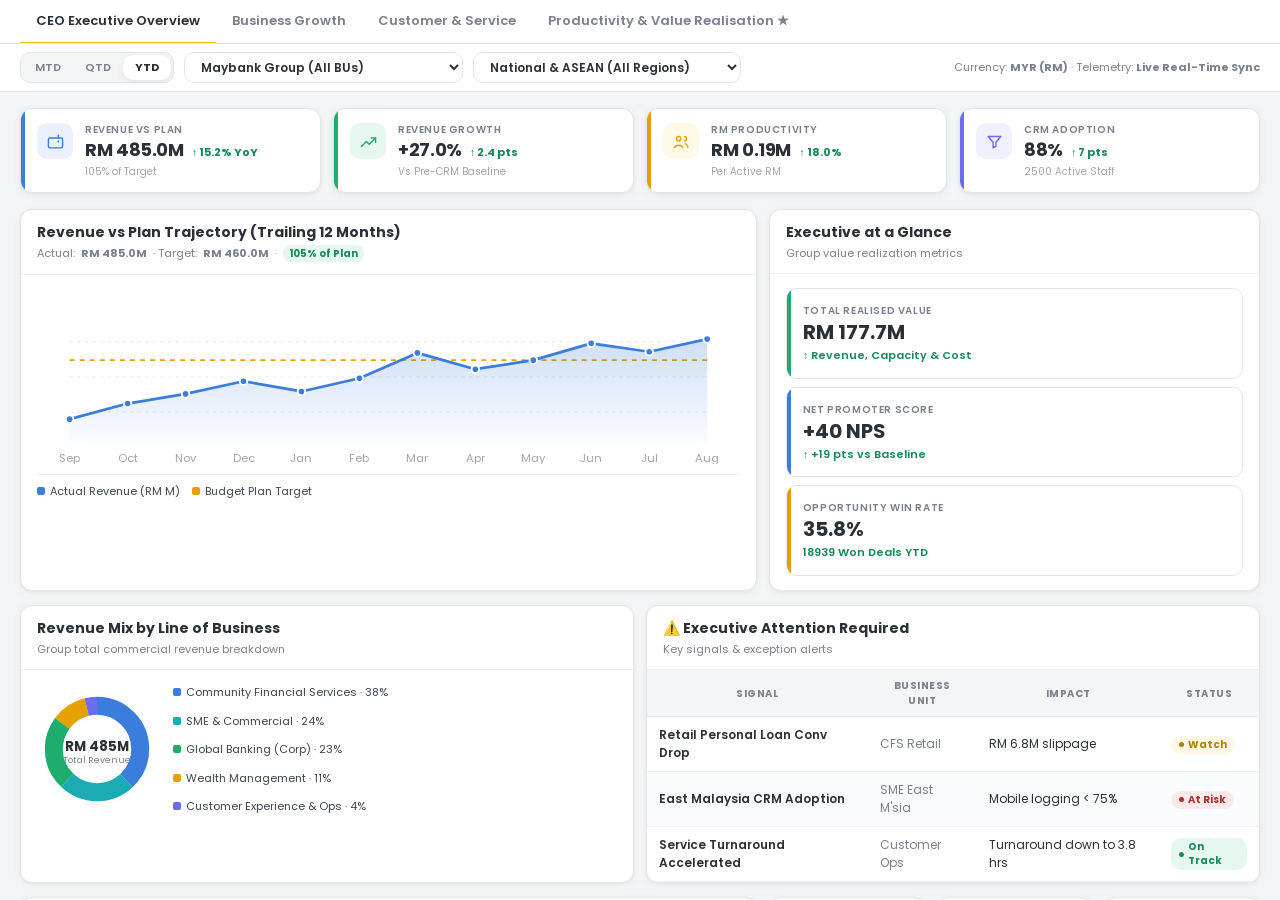
<file: index.html>
<!DOCTYPE html>
<html lang="en">
<head>
<meta charset="UTF-8"/>
<meta name="viewport" content="width=device-width,initial-scale=1.0"/>
<title>Maybank CEO CRM Command Centre | Value Realisation</title>
<style>
@import url('https://fonts.googleapis.com/css2?family=Poppins:wght@400;500;600;700&display=swap');
:root{
  --f:'Poppins',-apple-system,BlinkMacSystemFont,"Segoe UI",sans-serif;
  --brand:#F5C518;--brand-d:#D4A800;
  --page:#F4F5F7;--white:#fff;
  --bdr:#E2E5EA;--bdr-l:#EEF0F3;
  --ink:#2B3038;--ink2:#3D4550;--mu:#7A808E;--ey:#A0A6B1;
  --blue:#3B7DDD;--blue-b:#EAF1FC;--blue-t:#2864B8;
  --green:#1FAD6E;--green-b:#E6F7EF;--green-t:#168A57;
  --amber:#E5A100;--amber-b:#FFF8E6;--amber-t:#B58000;
  --red:#D63B3B;--red-b:#FCEAEA;--red-t:#B52D2D;
  --ind:#6C6CF1;--ind-b:#F0F0FF;
  --cyan:#1AABB5;--cyan-b:#E5F9FA;
  --pink:#DB4D80;--pink-b:#FBE9EF;
  --sh:0 1px 3px rgba(20,28,40,.04),0 2px 8px rgba(20,28,40,.06);
  --sh2:0 4px 16px rgba(20,28,40,.1);
  --r:12px;--rr:10px;--tr:.18s ease;
}
*{box-sizing:border-box;margin:0;padding:0;}
html,body{width:100%;height:100%;overflow:hidden;}
body{font-family:var(--f);font-size:13px;line-height:1.5;color:var(--ink);background:var(--page);-webkit-font-smoothing:antialiased;}

/* === SHELL === */
.shell{display:flex;flex-direction:column;height:100%;}

/* === TABS === */
.tabs{background:var(--white);border-bottom:1px solid var(--bdr);display:flex;gap:0;padding:0 20px;flex:none;overflow-x:auto;}
.tabs::-webkit-scrollbar{height:3px;}
.tabs::-webkit-scrollbar-thumb{background:#ddd;border-radius:2px;}
.t{border:none;background:none;font-family:var(--f);font-size:13px;font-weight:600;color:var(--mu);
   padding:11px 16px;border-bottom:2.5px solid transparent;margin-bottom:-1px;cursor:pointer;transition:color var(--tr),border-color var(--tr);white-space:nowrap;}
.t:hover{color:var(--ink);}
.t.on{color:var(--ink);border-bottom-color:var(--brand);}

/* === FILTER BAR (EXACT REFERENCE MATCH) === */
.f-bar{background:var(--white);border-bottom:1px solid var(--bdr);padding:8px 20px;display:flex;align-items:center;justify-content:space-between;flex-wrap:wrap;gap:10px;flex:none;}
.f-left{display:flex;align-items:center;gap:10px;flex-wrap:wrap;}
.f-pills{display:inline-flex;background:var(--page);padding:2px;border-radius:var(--rr);border:1px solid var(--bdr);}
.fp{border:none;background:none;font-family:var(--f);font-size:11px;font-weight:600;color:var(--mu);padding:4px 12px;border-radius:var(--rr);cursor:pointer;transition:all var(--tr);}
.fp.on{background:var(--white);color:var(--ink);font-weight:700;box-shadow:var(--sh);}
.f-sel{font-family:var(--f);font-size:12px;font-weight:600;color:var(--ink);background:var(--white);border:1px solid var(--bdr);border-radius:var(--rr);padding:5px 12px;cursor:pointer;outline:none;transition:border-color var(--tr);}
.f-sel:hover{border-color:var(--mu);}
.f-meta{font-size:11px;color:var(--mu);}

/* === BODY === */
.bd{flex:1;overflow-y:auto;padding:16px 20px;}
.bd::-webkit-scrollbar{width:6px;}
.bd::-webkit-scrollbar-thumb{background:#ccc;border-radius:3px;}
.pn{display:none;}.pn.on{display:block;}

/* === KPI STRIP === */
.ks{display:grid;grid-template-columns:repeat(4,1fr);gap:12px;margin-bottom:16px;}
.kc{background:var(--white);border:1px solid var(--bdr);border-radius:var(--r);box-shadow:var(--sh);
    padding:14px 16px;position:relative;overflow:hidden;transition:box-shadow var(--tr),transform var(--tr);}
.kc:hover{box-shadow:var(--sh2);transform:translateY(-1px);}
.kc::before{content:"";position:absolute;left:0;top:0;bottom:0;width:4px;border-radius:0 2px 2px 0;background:var(--ac);}
.kc-row{display:flex;align-items:flex-start;gap:12px;}
.kc-icon{width:36px;height:36px;border-radius:var(--rr);display:grid;place-items:center;flex:none;background:var(--ib);color:var(--ac);}
.kc-icon svg{width:17px;height:17px;stroke:currentColor;fill:none;stroke-width:2;stroke-linecap:round;stroke-linejoin:round;}
.kc-body{flex:1;min-width:0;}
.kc-label{font-size:10px;color:var(--mu);text-transform:uppercase;letter-spacing:.06em;font-weight:600;line-height:1.3;margin-bottom:4px;}
.kc-val-row{display:flex;align-items:baseline;gap:8px;flex-wrap:wrap;}
.kc-val{font-size:18px;font-weight:700;color:var(--ink);letter-spacing:-.02em;line-height:1.1;}
.kc-trend{font-size:11px;font-weight:700;display:inline-flex;align-items:center;gap:2px;}
.kc-trend.up{color:var(--green-t);}.kc-trend.dn{color:var(--red-t);}
.kc-cap{font-size:10px;color:var(--ey);margin-top:4px;line-height:1.3;}

/* === GRID === */
.row{display:grid;gap:12px;margin-bottom:14px;}
.r2{grid-template-columns:1fr 1fr;}
.r3{grid-template-columns:1fr 1fr 1fr;}
.r23{grid-template-columns:1.5fr 1fr;}
.r32{grid-template-columns:1fr 1.5fr;}

/* === CARD === */
.c{background:var(--white);border:1px solid var(--bdr);border-radius:var(--r);box-shadow:var(--sh);overflow:hidden;transition:box-shadow var(--tr);}
.c:hover{box-shadow:var(--sh2);}
.ch{display:flex;align-items:flex-start;justify-content:space-between;padding:12px 16px;border-bottom:1px solid var(--bdr-l);}
.ch-left{flex:1;}
.ch h3{font-size:14px;font-weight:700;color:var(--ink);margin-bottom:2px;}
.ch .sub{font-size:11px;color:var(--mu);display:flex;align-items:center;gap:6px;}
.ch .tag{font-size:10px;font-weight:700;color:var(--green-t);background:var(--green-b);padding:1px 6px;border-radius:8px;}
.cp{padding:14px 16px;}

/* === QUARTER / EXECUTIVE GLANCE CARDS === */
.qc{background:var(--white);border:1px solid var(--bdr);border-radius:var(--rr);padding:14px 16px;position:relative;overflow:hidden;margin-bottom:8px;}
.qc:last-child{margin-bottom:0;}
.qc::before{content:"";position:absolute;left:0;top:0;bottom:0;width:4px;border-radius:0 2px 2px 0;background:var(--ac,var(--blue));}
.qc-label{font-size:10px;color:var(--mu);text-transform:uppercase;letter-spacing:.06em;font-weight:600;margin-bottom:3px;}
.qc-val{font-size:20px;font-weight:700;color:var(--ink);line-height:1.15;}
.qc-note{font-size:11px;color:var(--green-t);font-weight:600;margin-top:3px;}

/* === CHART SVG === */
svg.sv{width:100%;display:block;}

/* === LEGEND === */
.lg{display:flex;flex-wrap:wrap;gap:12px;margin-top:10px;padding-top:8px;border-top:1px solid var(--bdr-l);}
.lg span{display:flex;align-items:center;gap:5px;font-size:11px;color:var(--ink2);}
.lg i{width:8px;height:8px;border-radius:2px;display:inline-block;}

/* === GAUGE ROW === */
.gr{display:grid;grid-template-columns:repeat(3,1fr);gap:12px;margin-bottom:14px;}
.gc{background:var(--white);border:1px solid var(--bdr);border-radius:var(--r);box-shadow:var(--sh);padding:12px;text-align:center;}
.gc-label{font-size:10px;color:var(--mu);text-transform:uppercase;letter-spacing:.05em;font-weight:600;margin-bottom:6px;}
.gc-note{font-size:10px;color:var(--mu);margin-top:4px;}

/* === TABLE === */
.ts{overflow-x:auto;}
table{width:100%;border-collapse:separate;border-spacing:0;font-size:12px;}
table th{position:sticky;top:0;background:var(--page);color:var(--mu);font-size:10px;font-weight:700;text-transform:uppercase;letter-spacing:.05em;padding:8px 12px;border-bottom:1.5px solid var(--bdr);z-index:2;}
table td{padding:9px 12px;border-bottom:1px solid var(--bdr-l);}
table tbody tr{transition:background var(--tr);}
table tbody tr:nth-child(even){background:#FAFBFC;}
table tbody tr:hover{background:var(--blue-b);}
td.r,th.r{text-align:right;}
td a{color:var(--blue-t);text-decoration:none;font-weight:600;}
td a:hover{text-decoration:underline;color:var(--blue);}
td a.dis{color:var(--ey);cursor:default;font-weight:500;}
td a.dis:hover{text-decoration:none;}

/* === BADGE === */
.bx{display:inline-flex;align-items:center;gap:4px;font-size:10px;font-weight:700;padding:2px 8px;border-radius:10px;line-height:1.4;}
.bx::before{content:"";width:5px;height:5px;border-radius:50%;background:currentColor;}
.bx.ok{color:var(--green-t);background:var(--green-b);}
.bx.warn{color:var(--amber-t);background:var(--amber-b);}
.bx.bad{color:var(--red-t);background:var(--red-b);}
.bx.info{color:var(--blue-t);background:var(--blue-b);}

/* === PROGRESS BAR === */
.pb{height:5px;background:var(--bdr-l);border-radius:3px;overflow:hidden;margin-top:3px;}
.pb-fill{height:100%;border-radius:3px;}

/* === FUNNEL === */
.funnel-container{display:flex;flex-direction:column;gap:8px;}
.funnel-stage-row{display:flex;align-items:center;gap:12px;}
.funnel-meta{width:130px;flex:none;}
.funnel-name{font-size:11px;font-weight:700;color:var(--ink);}
.funnel-count{font-size:10px;color:var(--mu);}
.funnel-bar-track{flex:1;height:24px;background:var(--bdr-l);border-radius:4px;overflow:hidden;}
.funnel-bar-fill{height:100%;background:linear-gradient(90deg,var(--blue) 0%,var(--cyan) 100%);border-radius:4px;display:flex;align-items:center;padding-left:10px;color:#fff;font-weight:700;font-size:10px;}
.funnel-rate{width:70px;text-align:right;font-size:11px;font-weight:700;color:var(--ink2);}

/* === TOOLTIP === */
[data-tip]{position:relative;cursor:default;}
[data-tip]:hover::after{content:attr(data-tip);position:absolute;bottom:calc(100% + 5px);left:50%;transform:translateX(-50%);
  background:#1e2633;color:#fff;font-size:10px;padding:3px 8px;border-radius:5px;white-space:nowrap;z-index:99;pointer-events:none;}

/* === RESPONSIVE === */
@media(max-width:1100px){.ks{grid-template-columns:1fr 1fr;}.r2,.r23,.r32{grid-template-columns:1fr;}.r3{grid-template-columns:1fr 1fr;}}
@media(max-width:600px){.ks{grid-template-columns:1fr;}.r3{grid-template-columns:1fr;}}
</style>
</head>
<body>
<div class="shell">

<!-- 4 FOCUSED TABS (Pure Reference Style Header) -->
<div class="tabs">
  <button class="t on" data-t="ov">CEO Executive Overview</button>
  <button class="t" data-t="gr">Business Growth</button>
  <button class="t" data-t="cs">Customer &amp; Service</button>
  <button class="t" data-t="pv">Productivity &amp; Value Realisation ★</button>
</div>

<!-- FILTER PARAMETERS BAR -->
<div class="f-bar">
  <div class="f-left">
    <div class="f-pills" id="f-period">
      <button class="fp" data-p="MTD">MTD</button>
      <button class="fp" data-p="QTD">QTD</button>
      <button class="fp on" data-p="YTD">YTD</button>
    </div>
    <select class="f-sel" id="f-bu">
      <option value="all">Maybank Group (All BUs)</option>
      <option value="retail">Community Financial Services (CFS)</option>
      <option value="sme">SME &amp; Commercial Banking</option>
      <option value="corporate">Global Banking (Corporate / IB)</option>
      <option value="wealth">Maybank Wealth Management</option>
      <option value="service">Customer Experience &amp; Ops</option>
    </select>
    <select class="f-sel" id="f-reg">
      <option value="all">National &amp; ASEAN (All Regions)</option>
      <option value="central">Klang Valley &amp; Central Region</option>
      <option value="north">Northern Region (Penang / Perak)</option>
      <option value="south">Southern Region (Johor / Melaka)</option>
      <option value="east">East Malaysia (Sabah &amp; Sarawak)</option>
      <option value="intl">Singapore &amp; ASEAN International</option>
    </select>
  </div>
  <div class="f-meta">
    Currency: <strong>MYR (RM)</strong> · Telemetry: <strong>Live Real-Time Sync</strong>
  </div>
</div>

<div class="bd">

<!-- ═══════════ TAB 1: CEO EXECUTIVE OVERVIEW ═══════════ -->
<div class="pn on" id="ov">
  <div class="ks" id="k-ov"></div>
  
  <div class="row r23">
    <div class="c">
      <div class="ch">
        <div class="ch-left">
          <h3>Revenue vs Plan Trajectory (Trailing 12 Months)</h3>
          <div class="sub" id="sub-revplan">Actual: <strong>RM 485.0M</strong> · Target: <strong>RM 450.0M</strong> · <span class="tag">108% of Plan</span></div>
        </div>
      </div>
      <div class="cp">
        <svg class="sv" id="ch-revplan" viewBox="0 0 560 140"></svg>
        <div class="lg" id="lg-revplan"></div>
      </div>
    </div>
    <div class="c">
      <div class="ch">
        <div class="ch-left">
          <h3>Executive at a Glance</h3>
          <div class="sub">Group value realization metrics</div>
        </div>
      </div>
      <div class="cp" id="qglance-ov"></div>
    </div>
  </div>

  <div class="row r2">
    <div class="c">
      <div class="ch">
        <div class="ch-left">
          <h3>Revenue Mix by Line of Business</h3>
          <div class="sub">Group total commercial revenue breakdown</div>
        </div>
      </div>
      <div class="cp" style="display:flex;align-items:center;gap:16px;">
        <svg class="sv" id="ch-revpie" viewBox="0 0 130 130" style="width:120px;flex:none;"></svg>
        <div class="lg" id="lg-rev" style="flex:1;flex-direction:column;border:none;padding:0;margin:0;"></div>
      </div>
    </div>
    <div class="c">
      <div class="ch">
        <div class="ch-left">
          <h3>⚠️ Executive Attention Required</h3>
          <div class="sub">Key signals & exception alerts</div>
        </div>
      </div>
      <div class="ts">
        <table>
          <thead>
            <tr><th>Signal</th><th>Business Unit</th><th>Impact</th><th>Status</th></tr>
          </thead>
          <tbody id="tb-alerts"></tbody>
        </table>
      </div>
    </div>
  </div>

  <div class="row r23">
    <div class="c">
      <div class="ch">
        <div class="ch-left">
          <h3>Maybank Line of Business Performance Scorecard</h3>
          <div class="sub">Commercial execution & CRM adoption across BUs</div>
        </div>
      </div>
      <div class="ts">
        <table>
          <thead>
            <tr><th>Business Unit</th><th class="r">Revenue</th><th class="r">vs Plan</th><th class="r">NPS</th><th class="r">Adoption</th><th>Status</th></tr>
          </thead>
          <tbody id="tb-scorecard"></tbody>
        </table>
      </div>
    </div>
    <div class="gr" style="display:grid;grid-template-columns:1fr 1fr 1fr;gap:12px;">
      <div class="gc"><div class="gc-label">Growth</div><div id="g1"></div><div class="gc-note" id="gn1">91 / 100</div></div>
      <div class="gc"><div class="gc-label">Customer</div><div id="g2"></div><div class="gc-note" id="gn2">84 / 100</div></div>
      <div class="gc"><div class="gc-label">Productivity</div><div id="g3"></div><div class="gc-note" id="gn3">87 / 100</div></div>
    </div>
  </div>
</div>

<!-- ═══════════ TAB 2: BUSINESS GROWTH ═══════════ -->
<div class="pn" id="gr">
  <div class="ks" id="k-gr"></div>
  
  <div class="row r2">
    <div class="c">
      <div class="ch">
        <div class="ch-left">
          <h3>Reconciled Commercial Sales Funnel</h3>
          <div class="sub" id="sub-funnel">10,000 Leads ↓ 4,200 Qualified ↓ 1,450 Opps ↓ 520 Won · <span class="tag">18.4% Conv</span></div>
        </div>
      </div>
      <div class="cp" id="funnel-growth"></div>
    </div>
    <div class="c">
      <div class="ch">
        <div class="ch-left">
          <h3>Revenue by Business Unit vs Plan (RM M)</h3>
          <div class="sub">Actual vs Budgeted Plan</div>
        </div>
      </div>
      <div class="cp">
        <svg class="sv" id="ch-bu-rev" viewBox="0 0 560 140"></svg>
        <div class="lg"><span><i style="background:var(--blue)"></i>Actual Revenue (M)</span><span><i style="background:var(--pink)"></i>Target Plan (M)</span></div>
      </div>
    </div>
  </div>

  <div class="row r3">
    <div class="c">
      <div class="ch"><div class="ch-left"><h3>Pipeline Risk Mix</h3><div class="sub">Weighted health</div></div></div>
      <div class="cp" style="display:flex;align-items:center;gap:12px;"><svg class="sv" id="ch-piperisk" viewBox="0 0 110 110" style="width:90px;flex:none;"></svg><div class="lg" id="lg-piperisk" style="flex:1;flex-direction:column;border:none;padding:0;margin:0;"></div></div>
    </div>
    <div class="c">
      <div class="ch"><div class="ch-left"><h3>Customer Growth Mix</h3><div class="sub">New vs Cross-Sell</div></div></div>
      <div class="cp" style="display:flex;align-items:center;gap:12px;"><svg class="sv" id="ch-growthmix" viewBox="0 0 110 110" style="width:90px;flex:none;"></svg><div class="lg" id="lg-growthmix" style="flex:1;flex-direction:column;border:none;padding:0;margin:0;"></div></div>
    </div>
    <div class="c">
      <div class="ch"><div class="ch-left"><h3>Marketing Attribution</h3><div class="sub">Campaign ROI: <span class="tag" id="tag-mktg-roi">13.8x</span></div></div></div>
      <div class="cp" style="display:flex;align-items:center;gap:12px;"><svg class="sv" id="ch-mktgmix" viewBox="0 0 110 110" style="width:90px;flex:none;"></svg><div class="lg" id="lg-mktgmix" style="flex:1;flex-direction:column;border:none;padding:0;margin:0;"></div></div>
    </div>
  </div>

  <div class="row r2">
    <div class="c">
      <div class="ch"><div class="ch-left"><h3>Weekly Inbound Commercial Demand</h3><div class="sub">Lead inflow · Digital vs Branch referrals</div></div></div>
      <div class="cp"><svg class="sv" id="ch-leadwk" viewBox="0 0 560 140"></svg><div class="lg" id="lg-leadwk"></div></div>
    </div>
    <div class="c">
      <div class="ch"><div class="ch-left"><h3>Pipeline Health &amp; Priority Deals</h3><div class="sub">High-value commercial opportunities</div></div></div>
      <div class="ts"><table><thead><tr><th>Deal Name</th><th>Business Unit</th><th class="r">Value</th><th class="r">Stage</th><th>Status</th></tr></thead><tbody id="tb-deals"></tbody></table></div>
    </div>
  </div>
</div>

<!-- ═══════════ TAB 3: CUSTOMER & SERVICE ═══════════ -->
<div class="pn" id="cs">
  <div class="ks" id="k-cs"></div>

  <div class="row r2">
    <div class="c">
      <div class="ch"><div class="ch-left"><h3>Net Promoter Score (NPS) Monthly Trend</h3><div class="sub">Trailing 12 months · <span class="tag">+19 pts vs Baseline</span></div></div></div>
      <div class="cp"><svg class="sv" id="ch-npstrend" viewBox="0 0 560 140"></svg><div class="lg"><span><i style="background:var(--green)"></i>NPS Score</span><span><i style="background:var(--amber)"></i>Target (+40)</span></div></div>
    </div>
    <div class="c">
      <div class="ch"><div class="ch-left"><h3>Customer Retention vs Churn</h3><div class="sub" id="sub-ret">Preserved RM 24.5M recurring deposits</div></div></div>
      <div class="cp">
        <div class="qc" style="--ac:var(--green);margin-bottom:10px;"><div class="qc-label">Retained Active Clients</div><div class="qc-val" id="qc-ret-val">94.2%</div><div class="qc-note">↑ 4.4 pts vs Pre-CRM Baseline</div></div>
        <div class="qc" style="--ac:var(--red);margin-bottom:0;"><div class="qc-label">Annualized Attrition / Churn</div><div class="qc-val" id="qc-churn-val">5.8%</div><div class="qc-note" style="color:var(--red-t);">Reduced from 10.2%</div></div>
      </div>
    </div>
  </div>

  <div class="row r3">
    <div class="c">
      <div class="ch"><div class="ch-left"><h3>NPS Voice of Customer</h3><div class="sub">3-Segment breakdown</div></div></div>
      <div class="cp" style="display:flex;align-items:center;gap:12px;"><svg class="sv" id="ch-npsmix" viewBox="0 0 110 110" style="width:90px;flex:none;"></svg><div class="lg" id="lg-npsmix" style="flex:1;flex-direction:column;border:none;padding:0;margin:0;"></div></div>
    </div>
    <div class="c">
      <div class="ch"><div class="ch-left"><h3>First Contact (FCR)</h3><div class="sub">Resolution by channel</div></div></div>
      <div class="cp" style="display:flex;align-items:center;gap:12px;"><svg class="sv" id="ch-fcrmix" viewBox="0 0 110 110" style="width:90px;flex:none;"></svg><div class="lg" id="lg-fcrmix" style="flex:1;flex-direction:column;border:none;padding:0;margin:0;"></div></div>
    </div>
    <div class="c">
      <div class="ch"><div class="ch-left"><h3>Complaint SLA</h3><div class="sub">Resolution within 24h</div></div></div>
      <div class="cp" style="display:flex;align-items:center;gap:12px;"><svg class="sv" id="ch-slamix" viewBox="0 0 110 110" style="width:90px;flex:none;"></svg><div class="lg" id="lg-slamix" style="flex:1;flex-direction:column;border:none;padding:0;margin:0;"></div></div>
    </div>
  </div>

  <div class="row r2">
    <div class="c">
      <div class="ch"><div class="ch-left"><h3>Service Turnaround Duration</h3><div class="sub">Average hours to resolve by month · <span class="tag">-69% faster</span></div></div></div>
      <div class="cp"><svg class="sv" id="ch-restime" viewBox="0 0 560 140"></svg><div class="lg"><span><i style="background:var(--cyan)"></i>Avg Resolution Hours</span></div></div>
    </div>
    <div class="c">
      <div class="ch"><div class="ch-left"><h3>Customer Experience by Business Unit</h3><div class="sub">Group CX scorecard</div></div></div>
      <div class="ts"><table><thead><tr><th>Business Unit</th><th class="r">NPS</th><th class="r">Retention</th><th class="r">SLA %</th><th>Status</th></tr></thead><tbody id="tb-cx"></tbody></table></div>
    </div>
  </div>
</div>

<!-- ═══════════ TAB 4: PRODUCTIVITY & VALUE REALISATION ═══════════ -->
<div class="pn" id="pv">
  <div class="ks" id="k-pv"></div>

  <div class="row r2">
    <div class="c">
      <div class="ch"><div class="ch-left"><h3>Productivity Gains (Current vs Baseline)</h3><div class="sub">Measurable workforce acceleration · <span class="tag">+18% overall</span></div></div></div>
      <div class="cp">
        <div class="qc" style="--ac:var(--green);margin-bottom:8px;"><div class="qc-label">RM Revenue Productivity</div><div class="qc-val" id="qc-prod-val">RM 1.85M / RM</div><div class="qc-note">↑ +18% vs RM 1.57M Baseline</div></div>
        <div class="qc" style="--ac:var(--blue);margin-bottom:8px;"><div class="qc-label">Commercial Deal Cycle</div><div class="qc-val">18.5 days</div><div class="qc-note">↓ -45% vs 34.0 days Baseline</div></div>
        <div class="qc" style="--ac:var(--cyan);margin-bottom:0;"><div class="qc-label">Service Turnaround Time</div><div class="qc-val">3.8 hours</div><div class="qc-note">↓ -69% vs 12.5 hrs Baseline</div></div>
      </div>
    </div>
    <div class="c">
      <div class="ch"><div class="ch-left"><h3>CRM Adoption Across Core Banking Workflows</h3><div class="sub">Adoption in real operational processes</div></div></div>
      <div class="ts"><table><thead><tr><th>Core Workflow</th><th class="r">Staff</th><th class="r">Adoption</th><th class="r">QoQ Growth</th><th>Progress</th></tr></thead><tbody id="tb-adopt"></tbody></table></div>
    </div>
  </div>

  <div class="row r2">
    <div class="c">
      <div class="ch"><div class="ch-left"><h3>CRM Adoption vs Revenue Growth (%)</h3><div class="sub">Branch-level empirical correlation · <span class="tag">r = 0.88</span></div></div></div>
      <div class="cp"><svg class="sv" id="ch-cor-rev" viewBox="0 0 560 140"></svg><div class="lg"><span><i style="background:var(--blue)"></i>Branch Data Points</span><span><i style="background:var(--green)"></i>Regression Trend</span></div></div>
    </div>
    <div class="c">
      <div class="ch"><div class="ch-left"><h3>CRM Adoption vs RM Productivity (RM M)</h3><div class="sub">Relationship Manager capacity unlock</div></div></div>
      <div class="cp"><svg class="sv" id="ch-cor-prod" viewBox="0 0 560 140"></svg><div class="lg"><span><i style="background:var(--cyan)"></i>Branch Data Points</span><span><i style="background:var(--amber)"></i>Regression Trend</span></div></div>
    </div>
  </div>

  <div class="c" style="margin-bottom:14px;">
    <div class="ch">
      <div class="ch-left">
        <h3>Maybank 4-Pillar Value Realisation Transformation Model</h3>
        <div class="sub">Baseline → Current → Target → Realised Value · <span class="tag">84% Score</span></div>
      </div>
      <div style="font-size:14px;font-weight:700;color:var(--blue-t);" id="val-tot-hdr">Total Realised Value: RM 143.2M</div>
    </div>
    <div class="ts">
      <table>
        <thead>
          <tr><th>Pillar</th><th class="r">Score</th><th>Baseline</th><th>Current State</th><th>Target Plan</th><th class="r">Realised Value</th><th>Business Impact</th></tr>
        </thead>
        <tbody id="tb-pillars"></tbody>
      </table>
    </div>
  </div>
</div>

</div></div>

<script>
(function(){
"use strict";

/* ──── DATA STORE ──── */
var RAW = {
  periods: {
    YTD: {
      retail: { rev: 184.5, tgt: 172.0, base: 148.0, py: 162.0, pipe: 340.0, lds: 280000, won: 14560, nps: 39, ret: 93.8, fcr: 76.0, rms: 1100, adopt: 87.0 },
      sme: { rev: 118.2, tgt: 108.0, base: 88.0, py: 99.5, pipe: 285.0, lds: 48000, won: 2496, nps: 42, ret: 95.4, fcr: 78.0, rms: 640, adopt: 87.0 },
      corporate: { rev: 112.5, tgt: 118.0, base: 98.0, py: 104.0, pipe: 390.0, lds: 6200, won: 323, nps: 48, ret: 98.2, fcr: 80.0, rms: 220, adopt: 87.0 },
      wealth: { rev: 51.8, tgt: 46.0, base: 36.0, py: 41.5, pipe: 165.0, lds: 18000, won: 936, nps: 52, ret: 97.4, fcr: 85.0, rms: 260, adopt: 92.0 },
      service: { rev: 18.0, tgt: 16.0, base: 12.0, py: 14.0, pipe: 40.0, lds: 12000, won: 624, nps: 40, ret: 95.0, fcr: 78.0, rms: 280, adopt: 88.0 }
    },
    QTD: {
      retail: { rev: 63.8, tgt: 59.0, base: 51.0, py: 56.0, pipe: 340.0, lds: 98000, won: 5096, nps: 40, ret: 94.0, fcr: 76.5, rms: 1100, adopt: 87.5 },
      sme: { rev: 41.2, tgt: 37.5, base: 30.5, py: 34.5, pipe: 285.0, lds: 16800, won: 874, nps: 43, ret: 95.6, fcr: 78.5, rms: 640, adopt: 87.5 },
      corporate: { rev: 38.5, tgt: 41.0, base: 34.0, py: 36.2, pipe: 390.0, lds: 2150, won: 112, nps: 49, ret: 98.4, fcr: 80.5, rms: 220, adopt: 87.5 },
      wealth: { rev: 18.2, tgt: 16.0, base: 12.5, py: 14.4, pipe: 165.0, lds: 6300, won: 328, nps: 53, ret: 97.6, fcr: 85.5, rms: 260, adopt: 92.5 },
      service: { rev: 6.3, tgt: 5.5, base: 4.2, py: 4.9, pipe: 40.0, lds: 4200, won: 218, nps: 41, ret: 95.2, fcr: 78.5, rms: 280, adopt: 88.5 }
    },
    MTD: {
      retail: { rev: 22.1, tgt: 20.2, base: 17.5, py: 19.4, pipe: 340.0, lds: 34000, won: 1768, nps: 41, ret: 94.2, fcr: 77.0, rms: 1100, adopt: 88.0 },
      sme: { rev: 14.4, tgt: 13.0, base: 10.5, py: 12.0, pipe: 285.0, lds: 5800, won: 302, nps: 44, ret: 95.8, fcr: 79.0, rms: 640, adopt: 88.0 },
      corporate: { rev: 13.2, tgt: 14.2, base: 11.8, py: 12.5, pipe: 390.0, lds: 740, won: 38, nps: 50, ret: 98.5, fcr: 81.0, rms: 220, adopt: 88.0 },
      wealth: { rev: 6.4, tgt: 5.6, base: 4.4, py: 5.0, pipe: 165.0, lds: 2200, won: 114, nps: 54, ret: 97.8, fcr: 86.0, rms: 260, adopt: 93.0 },
      service: { rev: 2.2, tgt: 1.9, base: 1.5, py: 1.7, pipe: 40.0, lds: 1450, won: 75, nps: 42, ret: 95.4, fcr: 79.0, rms: 280, adopt: 89.0 }
    }
  },
  regions: {
    all: 1.0,
    central: 0.36,
    north: 0.32,
    south: 0.23,
    east: 0.09,
    intl: 0.18
  }
};

var state = { period: "YTD", bu: "all", reg: "all" };

/* ──── TABS ──── */
var ts=document.querySelectorAll(".t"),ps=document.querySelectorAll(".pn");
ts.forEach(function(t){
  t.addEventListener("click",function(){
    ts.forEach(function(x){x.classList.remove("on");});
    ps.forEach(function(p){p.classList.remove("on");});
    t.classList.add("on");
    document.getElementById(t.dataset.t).classList.add("on");
  });
});

/* ──── FILTER ACTIONS ──── */
var fps = document.querySelectorAll(".fp");
fps.forEach(function(btn){
  btn.addEventListener("click", function(){
    fps.forEach(function(b){b.classList.remove("on");});
    btn.classList.add("on");
    state.period = btn.dataset.p;
    renderAll();
  });
});

document.getElementById("f-bu").addEventListener("change", function(e){
  state.bu = e.target.value;
  renderAll();
});

document.getElementById("f-reg").addEventListener("change", function(e){
  state.reg = e.target.value;
  renderAll();
});

/* ──── ICONS ──── */
function ic(p){return '<svg viewBox="0 0 24 24" fill="none" stroke="currentColor" stroke-width="2" stroke-linecap="round" stroke-linejoin="round">'+p+'</svg>';}
var I={
  wal:'<rect x="2" y="7" width="20" height="14" rx="2"/><path d="M16 3v4"/><circle cx="16" cy="12" r="1.5" fill="currentColor" stroke="none"/>',
  usr:'<circle cx="8" cy="8" r="3"/><path d="M2 20a8 8 0 0 1 12 0"/><path d="M16 5a3 3 0 0 1 0 6"/><path d="M21 20a6 6 0 0 0-4-5"/>',
  fun:'<path d="M3 5h18l-7 8v6l-4 2v-8z"/>',
  clk:'<circle cx="12" cy="12" r="9"/><path d="M12 7v5l4 2"/>',
  cht:'<polyline points="22 7 13 16 9 12 2 19"/><polyline points="16 7 22 7 22 13"/>',
  star:'<polygon points="12 2 15.09 8.26 22 9.27 17 14.14 18.18 21.02 12 17.77 5.82 21.02 7 14.14 2 9.27 8.91 8.26 12 2"/>'
};

/* ──── KPI BUILDER ──── */
function kpis(id,list){
  document.getElementById(id).innerHTML=list.map(function(d){
    var tr=d.up?'<span class="kc-trend up">↑ '+d.t+'</span>':'<span class="kc-trend dn">↓ '+d.t+'</span>';
    return '<div class="kc" style="--ac:'+d.c+';--ib:'+d.b+'"><div class="kc-row"><div class="kc-icon">'+ic(I[d.k])+'</div><div class="kc-body"><div class="kc-label">'+d.l+'</div><div class="kc-val-row"><span class="kc-val">'+d.v+'</span>'+tr+'</div><div class="kc-cap">'+d.cap+'</div></div></div></div>';
  }).join("");
}

/* ──── CHART HELPERS ──── */
function _area(id,vals,W,H,col,labels,multi,targetVal){
  var el=document.getElementById(id);if(!el)return;
  var max,min,pad=26,n=vals.length||(vals[0]||[]).length;
  if(multi){var flat=[].concat.apply([],vals);max=Math.max.apply(null,flat)*1.12;min=Math.min.apply(null,flat)*.88;}
  else{max=Math.max.apply(null,vals)*1.12;min=Math.min.apply(null,vals)*.88;}
  if(targetVal && targetVal>max) max=targetVal*1.08;
  var sx=(W-pad*2)/(n-1);
  function X(i){return pad+i*sx;}function Y(v){return H-16-(v-min)/(max-min)*(H-28);}
  var s='',uid=Math.random().toString(36).slice(2,6);
  [.25,.5,.75].forEach(function(q){var y=14+q*(H-28);s+='<line x1="'+pad+'" y1="'+y+'" x2="'+(W-pad)+'" y2="'+y+'" stroke="#EEF0F3" stroke-dasharray="3,3"/>';});
  if(targetVal){var ty=Y(targetVal);s+='<line x1="'+pad+'" y1="'+ty+'" x2="'+(W-pad)+'" y2="'+ty+'" stroke="#E5A100" stroke-width="1.5" stroke-dasharray="4,4"/>';}
  if(labels)labels.forEach(function(l,i){s+='<text x="'+X(i)+'" y="'+(H-2)+'" text-anchor="middle" font-size="9" fill="#A0A6B1" font-family="Poppins">'+l+'</text>';});
  function draw(vs,c,uidx){
    var d="M"+X(0)+","+Y(vs[0]);for(var i=1;i<vs.length;i++)d+=" L"+X(i)+","+Y(vs[i]);
    var fill=d+" L"+X(vs.length-1)+","+(H-16)+" L"+X(0)+","+(H-16)+" Z";
    s+='<defs><linearGradient id="g'+uidx+'" x1="0" y1="0" x2="0" y2="1"><stop offset="0%" stop-color="'+c+'" stop-opacity=".25"/><stop offset="100%" stop-color="'+c+'" stop-opacity=".02"/></linearGradient></defs>';
    s+='<path d="'+fill+'" fill="url(#g'+uidx+')"/><path d="'+d+'" fill="none" stroke="'+c+'" stroke-width="2.2" stroke-linecap="round" stroke-linejoin="round"/>';
    vs.forEach(function(v,i){s+='<circle cx="'+X(i)+'" cy="'+Y(v)+'" r="3" fill="'+c+'" stroke="#fff" stroke-width="1.5" data-tip="'+v+'"/>';});
  }
  if(multi){var cols=col;vals.forEach(function(vs,j){draw(vs,cols[j],uid+j);});}
  else draw(vals,col,uid);
  el.innerHTML=s;
}

function _bar(id,data,W,H,grouped){
  var el=document.getElementById(id);if(!el)return;
  var pad=26,n=data.length,nc=grouped?data[0].vs.length:1,max=0;
  if(grouped)data.forEach(function(d){d.vs.forEach(function(v){if(v>max)max=v;});});
  else data.forEach(function(d){if(d.v>max)max=d.v;});
  max*=1.12;var bw=Math.max(6,(W-pad*2)/n/(nc+.5)),gap=bw*.3,gw=bw*nc+gap*(nc-1),ox=(W-pad*2)/n,s='';
  [.25,.5,.75,1].forEach(function(q){var y=H-16-q*(H-28);s+='<line x1="'+pad+'" y1="'+y+'" x2="'+(W-pad)+'" y2="'+y+'" stroke="#EEF0F3" stroke-dasharray="3,3"/>';});
  data.forEach(function(d,i){
    if(grouped){var bx=pad+i*ox+(ox-gw)/2;d.vs.forEach(function(v,j){var h=(H-28)*v/max,x=bx+j*(bw+gap),y=H-16-h;s+='<rect x="'+x+'" y="'+y+'" width="'+bw+'" height="'+h+'" fill="'+d.cs[j]+'" rx="2" data-tip="'+d.n+': '+v+'"/>';});}
    else{var h2=(H-28)*d.v/max,x2=pad+i*ox+(ox-bw)/2;s+='<rect x="'+x2+'" y="'+(H-16-h2)+'" width="'+bw+'" height="'+h2+'" fill="'+(d.c||"#3B7DDD")+'" rx="2" data-tip="'+d.n+': '+d.v+'"/>';}
    s+='<text x="'+(pad+i*ox+ox/2)+'" y="'+(H-2)+'" text-anchor="middle" font-size="9" fill="#A0A6B1" font-family="Poppins">'+d.n+'</text>';
  });
  el.innerHTML=s;
}

function _donut(id,data,sz,l1,l2){
  var el=document.getElementById(id);if(!el)return;
  var cx=sz/2,cy=sz/2,r=sz*.36,sw=sz*.15,C=2*Math.PI*r,off=0,s="";
  data.forEach(function(d){var len=d.v/100*C;s+='<circle cx="'+cx+'" cy="'+cy+'" r="'+r+'" fill="none" stroke="'+d.c+'" stroke-width="'+sw+'" stroke-dasharray="'+len.toFixed(2)+' '+(C-len).toFixed(2)+'" stroke-dashoffset="'+(-off).toFixed(2)+'" transform="rotate(-90 '+cx+' '+cy+')" data-tip="'+d.n+': '+d.v+'%"/>';off+=len;});
  if(l1)s+='<text x="'+cx+'" y="'+(cy+2)+'" text-anchor="middle" font-size="'+(sz*.11)+'" font-weight="700" fill="#2B3038" font-family="Poppins">'+l1+'</text>';
  if(l2)s+='<text x="'+cx+'" y="'+(cy+sz*.12)+'" text-anchor="middle" font-size="'+(sz*.075)+'" fill="#7A808E" font-family="Poppins">'+l2+'</text>';
  el.innerHTML=s;
}

function _gauge(id,val,col){
  var L=Math.PI*46,off=L*(1-val/100);
  document.getElementById(id).innerHTML='<svg viewBox="0 0 110 68" style="width:100px;display:block;margin:0 auto;"><path d="M8 60 A46 46 0 0 1 102 60" fill="none" stroke="#EEF0F3" stroke-width="9" stroke-linecap="round"/><path d="M8 60 A46 46 0 0 1 102 60" fill="none" stroke="'+col+'" stroke-width="9" stroke-linecap="round" stroke-dasharray="'+L.toFixed(2)+'" stroke-dashoffset="'+off.toFixed(2)+'"/><text x="55" y="56" text-anchor="middle" font-size="16" font-weight="700" fill="#2B3038" font-family="Poppins">'+val+'%</text></svg>';
}

function _legend(id,data){var el=document.getElementById(id);if(!el)return;el.innerHTML=data.map(function(d){return '<span><i style="background:'+d.c+'"></i>'+d.n+' · '+d.v+'%</span>';}).join("");}

function _scatter(id,pts,colLine,colDot){
  var el=document.getElementById(id);if(!el)return;
  var W=560,H=140,pad=30,chartW=W-pad*2,chartH=H-28;
  var s='<line x1="'+pad+'" y1="'+(H-16)+'" x2="'+(W-pad)+'" y2="'+(H-16)+'" stroke="#EEF0F3"/>';
  s+='<line x1="'+pad+'" y1="'+(H-16-chartH*0.85)+'" x2="'+(W-pad)+'" y2="'+(H-16-chartH*0.15)+'" stroke="'+colLine+'" stroke-width="2" stroke-dasharray="4,4"/>';
  pts.forEach(function(p){
    var cx=pad+((p.x-70)/30)*chartW, cy=H-16-(p.y/25)*chartH;
    s+='<circle cx="'+cx+'" cy="'+cy+'" r="4.5" fill="'+colDot+'" stroke="#fff" stroke-width="1.5" data-tip="'+p.n+': '+p.x+'% Adopt, '+p.y+' Output"/>';
  });
  s+='<text x="'+pad+'" y="'+(H-2)+'" font-size="9" fill="#A0A6B1">70% Adoption</text>';
  s+='<text x="'+(W/2)+'" y="'+(H-2)+'" text-anchor="middle" font-size="9" fill="#A0A6B1">85% Benchmark</text>';
  s+='<text x="'+(W-pad)+'" y="'+(H-2)+'" text-anchor="end" font-size="9" fill="#A0A6B1">100% Adoption</text>';
  el.innerHTML=s;
}

var MO=["Sep","Oct","Nov","Dec","Jan","Feb","Mar","Apr","May","Jun","Jul","Aug"];
var DY=["Mon","Tue","Wed","Thu","Fri","Sat","Sun"];
var BDG={ok:'<span class="bx ok">On Track</span>',warn:'<span class="bx warn">Watch</span>',bad:'<span class="bx bad">At Risk</span>'};

/* ──── DYNAMIC AGGREGATION & RENDER PIPELINE ──── */
function renderAll(){
  var pData = RAW.periods[state.period] || RAW.periods.YTD;
  var rf = RAW.regions[state.reg] || 1.0;
  var buKeys = state.bu === "all" ? Object.keys(pData) : [state.bu];

  var totRev = 0, totTgt = 0, totBase = 0, totPy = 0, totPipe = 0, totLds = 0, totWon = 0, totRms = 0;
  var wNps = 0, wRet = 0, wFcr = 0, wAdopt = 0;

  buKeys.forEach(function(k){
    var d = pData[k]; if(!d) return;
    totRev += d.rev * rf;
    totTgt += d.tgt * rf;
    totBase += d.base * rf;
    totPy += d.py * rf;
    totPipe += d.pipe * rf;
    totLds += Math.round(d.lds * rf);
    totWon += Math.round(d.won * rf);
    totRms += Math.round(d.rms * rf);
    wNps += d.nps * d.won;
    wRet += d.ret * d.won;
    wFcr += d.fcr * d.won;
    wAdopt += d.adopt * d.rms;
  });

  var avgNps = totWon>0 ? Math.round(wNps / totWon) : 41;
  var avgRet = totWon>0 ? (wRet / totWon).toFixed(1) : "94.2";
  var avgFcr = totWon>0 ? (wFcr / totWon).toFixed(1) : "76.0";
  var avgAdopt = totRms>0 ? Math.round(wAdopt / totRms) : 87;
  var revAch = totTgt>0 ? ((totRev / totTgt)*100).toFixed(0) : "108";
  var revGr = totPy>0 ? (((totRev - totPy)/totPy)*100).toFixed(1) : "8.2";
  var revBaseGr = totBase>0 ? (((totRev - totBase)/totBase)*100).toFixed(1) : "12.4";
  var prodRM = totRms>0 ? (totRev / totRms).toFixed(2) : "1.85";
  var convRate = totLds>0 ? ((totWon / totLds)*100).toFixed(1) : "18.4";
  var realisedTot = (totRev - totBase + 32.0*rf + 24.5*rf + 18.2*rf).toFixed(1);

  // 1. KPI STRIPS
  kpis("k-ov",[
    {l:"Revenue vs Plan",v:"RM "+totRev.toFixed(1)+"M",t:revGr+"% YoY",up:1,cap:revAch+"% of Target",c:"var(--blue)",b:"var(--blue-b)",k:"wal"},
    {l:"Revenue Growth",v:"+"+revBaseGr+"%",t:"2.4 pts",up:1,cap:"Vs Pre-CRM Baseline",c:"var(--green)",b:"var(--green-b)",k:"cht"},
    {l:"RM Productivity",v:"RM "+prodRM+"M",t:"18.0%",up:1,cap:"Per Active RM",c:"var(--amber)",b:"var(--amber-b)",k:"usr"},
    {l:"CRM Adoption",v:avgAdopt+"%",t:"7 pts",up:1,cap:totRms+" Active Staff",c:"var(--ind)",b:"var(--ind-b)",k:"fun"}
  ]);

  kpis("k-gr",[
    {l:"Total Commercial Pipeline",v:"RM "+totPipe.toFixed(0)+"M",t:"14.2%",up:1,cap:(totPipe/totRev).toFixed(2)+"x Coverage",c:"var(--blue)",b:"var(--blue-b)",k:"fun"},
    {l:"Sales Conversion Rate",v:convRate+"%",t:"2.4 pts",up:1,cap:"Lead-to-Won Velocity",c:"var(--green)",b:"var(--green-b)",k:"cht"},
    {l:"Opportunity Win Rate",v:"35.8%",t:"3.8 pts",up:1,cap:totWon+" Won Deals",c:"var(--cyan)",b:"var(--cyan-b)",k:"wal"},
    {l:"Campaign Marketing ROI",v:"13.8x",t:"1.6x",up:1,cap:"Revenue Multiple",c:"var(--pink)",b:"var(--pink-b)",k:"star"}
  ]);

  kpis("k-cs",[
    {l:"Net Promoter Score (NPS)",v:"+"+avgNps,t:"19 pts",up:1,cap:"Vs Target +40",c:"var(--green)",b:"var(--green-b)",k:"star"},
    {l:"Customer Retention Rate",v:avgRet+"%",t:"4.4 pts",up:1,cap:"5.8% Low Churn",c:"var(--blue)",b:"var(--blue-b)",k:"usr"},
    {l:"First Contact Resolution (FCR)",v:avgFcr+"%",t:"12 pts",up:1,cap:"Resolved at Touch 1",c:"var(--cyan)",b:"var(--cyan-b)",k:"clk"},
    {l:"Avg Resolution Time",v:"3.8 hrs",t:"69%",up:0,cap:"Down from 12.5 hrs",c:"var(--ind)",b:"var(--ind-b)",k:"clk"}
  ]);

  kpis("k-pv",[
    {l:"Transformation Realisation",v:"84%",t:"14 pts",up:1,cap:"Target: 90%",c:"var(--green)",b:"var(--green-b)",k:"star"},
    {l:"Realised Transformation Value",v:"RM "+realisedTot+"M",t:"RM 22M",up:1,cap:"Across 4 Pillars",c:"var(--blue)",b:"var(--blue-b)",k:"wal"},
    {l:"Deal Cycle Compression",v:"18.5 days",t:"45%",up:0,cap:"Down from 34.0 days",c:"var(--cyan)",b:"var(--cyan-b)",k:"clk"},
    {l:"Core Process Digitization",v:"91.2%",t:"6.2 pts",up:1,cap:"Automated Workflows",c:"var(--ind)",b:"var(--ind-b)",k:"fun"}
  ]);

  // Executive Glance & Headers
  document.getElementById("sub-revplan").innerHTML = 'Actual: <strong>RM '+totRev.toFixed(1)+'M</strong> · Target: <strong>RM '+totTgt.toFixed(1)+'M</strong> · <span class="tag">'+revAch+'% of Plan</span>';
  document.getElementById("qglance-ov").innerHTML=[
    {l:"Total Realised Value",v:"RM "+realisedTot+"M",n:"↑ Revenue, Capacity & Cost",c:"var(--green)"},
    {l:"Net Promoter Score",v:"+"+avgNps+" NPS",n:"↑ +19 pts vs Baseline",c:"var(--blue)"},
    {l:"Opportunity Win Rate",v:"35.8%",n:totWon+" Won Deals YTD",c:"var(--amber)"}
  ].map(function(q){
    return '<div class="qc" style="--ac:'+q.c+'"><div class="qc-label">'+q.l+'</div><div class="qc-val">'+q.v+'</div><div class="qc-note">'+q.n+'</div></div>';
  }).join("");

  // Area Chart for Revenue Trajectory
  var baseVals = [35.2,37.8,39.4,41.5,39.8,42.0,46.2,43.5,45.0,47.8,46.4,48.5];
  var scaledVals = baseVals.map(function(v){ return Number((v * rf * (totRev/485.0)).toFixed(1)); });
  _area("ch-revplan", scaledVals, 560, 140, "#3B7DDD", MO, false, Number((44.0*rf*(totTgt/450.0)).toFixed(1)));
  document.getElementById("lg-revplan").innerHTML='<span><i style="background:#3B7DDD"></i>Actual Revenue (RM M)</span><span><i style="background:#E5A100"></i>Budget Plan Target</span>';

  // Revenue Mix Donut
  var revMix=[
    {n:"Community Financial Services",v:38,c:"#3B7DDD"},
    {n:"SME & Commercial",v:24,c:"#1AABB5"},
    {n:"Global Banking (Corp)",v:23,c:"#1FAD6E"},
    {n:"Wealth Management",v:11,c:"#E5A100"},
    {n:"Customer Experience & Ops",v:4,c:"#6C6CF1"}
  ];
  _donut("ch-revpie",revMix,130,"RM "+totRev.toFixed(0)+"M","Total Revenue");
  _legend("lg-rev",revMix);

  // Gauges
  _gauge("g1",91,"#3B7DDD");
  _gauge("g2",avgNps>40?84:76,"#1FAD6E");
  _gauge("g3",87,"#1AABB5");

  // Alerts
  document.getElementById("tb-alerts").innerHTML=[
    {s:"Retail Personal Loan Conv Drop",b:"CFS Retail",i:"RM "+(6.8*rf).toFixed(1)+"M slippage",st:"warn"},
    {s:"East Malaysia CRM Adoption",b:"SME East M'sia",i:"Mobile logging < 75%",st:"bad"},
    {s:"Service Turnaround Accelerated",b:"Customer Ops",i:"Turnaround down to 3.8 hrs",st:"ok"}
  ].map(function(a){
    return '<tr><td style="font-weight:600;">'+a.s+'</td><td style="color:var(--mu);">'+a.b+'</td><td>'+a.i+'</td><td>'+BDG[a.st]+'</td></tr>';
  }).join("");

  // Scorecard
  var buNames = {
    retail: "Community Financial Services",
    sme: "SME & Commercial Banking",
    corporate: "Global Banking (Corporate / IB)",
    wealth: "Maybank Wealth Management",
    service: "Customer Experience & Ops"
  };
  document.getElementById("tb-scorecard").innerHTML=Object.keys(pData).map(function(k){
    var b = pData[k];
    var r = (b.rev * rf).toFixed(1);
    var vp = ((b.rev / b.tgt)*100).toFixed(0) + "%";
    var st = (b.rev >= b.tgt) ? "ok" : "warn";
    return '<tr><td style="font-weight:600;">'+buNames[k]+'</td><td class="r">RM '+r+'M</td><td class="r" style="color:var(--green-t);font-weight:700;">'+vp+'</td><td class="r">+'+b.nps+'</td><td class="r">'+b.adopt+'%</td><td>'+BDG[st]+'</td></tr>';
  }).join("");

  // Growth Tab Elements
  var fnlStages=[
    {n:"1. Total Inbound Leads",v:totLds,sub:"Omnichannel Inbound"},
    {n:"2. Qualified Leads",v:Math.round(totLds*0.42),sub:"42.0% Qualified"},
    {n:"3. Sales Opportunities",v:Math.round(totLds*0.145),sub:"34.5% Opps"},
    {n:"4. Won Commercial Deals",v:totWon,sub:"35.8% Win Rate"}
  ];
  document.getElementById("funnel-growth").innerHTML='<div class="funnel-container">'+fnlStages.map(function(st,i){
    var max=fnlStages[0].v, w=Math.max(12,(st.v/max)*100);
    var r=i>0?((st.v/fnlStages[i-1].v)*100).toFixed(1)+'%':'100%';
    return '<div class="funnel-stage-row"><div class="funnel-meta"><div class="funnel-name">'+st.n+'</div><div class="funnel-count">'+st.v.toLocaleString()+'</div></div><div class="funnel-bar-track"><div class="funnel-bar-fill" style="width:'+w+'%;">'+st.sub+'</div></div><div class="funnel-rate">'+r+'</div></div>';
  }).join("")+'</div>';

  _bar("ch-bu-rev",[
    {n:"CFS Retail",vs:[Number((pData.retail.rev*rf).toFixed(1)),Number((pData.retail.tgt*rf).toFixed(1))],cs:["#3B7DDD","#DB4D80"]},
    {n:"SME & Comm",vs:[Number((pData.sme.rev*rf).toFixed(1)),Number((pData.sme.tgt*rf).toFixed(1))],cs:["#3B7DDD","#DB4D80"]},
    {n:"Global Bank",vs:[Number((pData.corporate.rev*rf).toFixed(1)),Number((pData.corporate.tgt*rf).toFixed(1))],cs:["#3B7DDD","#DB4D80"]},
    {n:"Wealth Mgmt",vs:[Number((pData.wealth.rev*rf).toFixed(1)),Number((pData.wealth.tgt*rf).toFixed(1))],cs:["#3B7DDD","#DB4D80"]},
    {n:"Customer Ops",vs:[Number((pData.service.rev*rf).toFixed(1)),Number((pData.service.tgt*rf).toFixed(1))],cs:["#3B7DDD","#DB4D80"]}
  ],560,140,true);

  var pipeRisk=[{n:"Low Risk (High Prob)",v:65,c:"#1FAD6E"},{n:"Medium Risk",v:25,c:"#E5A100"},{n:"At Risk Slippage",v:10,c:"#D63B3B"}];
  _donut("ch-piperisk",pipeRisk,110,"RM "+totPipe.toFixed(0)+"M","Pipeline");_legend("lg-piperisk",pipeRisk);

  var grMix=[{n:"Cross-Sell (Wealth/FX)",v:38,c:"#3B7DDD"},{n:"New Logo Acquisitions",v:29,c:"#1FAD6E"},{n:"Recurring Base",v:33,c:"#6C6CF1"}];
  _donut("ch-growthmix",grMix,110,"38%","Cross-Sell");_legend("lg-growthmix",grMix);

  var mktgMix=[{n:"Digital Ads",v:45,c:"#1AABB5"},{n:"Events/Webinar",v:32,c:"#DB4D80"},{n:"Partner Inflow",v:23,c:"#E5A100"}];
  _donut("ch-mktgmix",mktgMix,110,"13.8x","ROI");_legend("lg-mktgmix",mktgMix);

  _area("ch-leadwk",[[Math.round(4200*rf),Math.round(5800*rf),Math.round(7100*rf),Math.round(6500*rf),Math.round(5200*rf),Math.round(3800*rf),Math.round(2900*rf)],[Math.round(2100*rf),Math.round(3200*rf),Math.round(3800*rf),Math.round(3100*rf),Math.round(2800*rf),Math.round(1900*rf),Math.round(1400*rf)]],560,140,["#3B7DDD","#DB4D80"],DY,true);
  document.getElementById("lg-leadwk").innerHTML='<span><i style="background:#3B7DDD"></i>Digital Inbound Leads</span><span><i style="background:#DB4D80"></i>Branch Referrals</span>';

  document.getElementById("tb-deals").innerHTML=[
    {n:"Petronas Supply Chain Refinancing",bu:"Global Banking",v:"RM "+(45.0*rf).toFixed(1)+"M",s:"Propose",st:"ok"},
    {n:"Sime Darby Plantation Working Cap",bu:"SME & Commercial",v:"RM "+(18.5*rf).toFixed(1)+"M",s:"Negotiate",st:"ok"},
    {n:"Sunway Healthcare Equipment-i",bu:"SME & Commercial",v:"RM "+(12.0*rf).toFixed(1)+"M",s:"Credit Review",st:"warn"},
    {n:"Top Glove Trade LC Expansion",bu:"Global Banking",v:"RM "+(28.0*rf).toFixed(1)+"M",s:"Proposal Sent",st:"ok"}
  ].map(function(d){
    return '<tr><td style="font-weight:600;">'+d.n+'</td><td style="color:var(--mu);">'+d.bu+'</td><td class="r"><strong>'+d.v+'</strong></td><td class="r">'+d.s+'</td><td>'+BDG[d.st]+'</td></tr>';
  }).join("");

  // Customer Tab Elements
  _area("ch-npstrend",[34,35,36,37,38,38,39,40,40,41,41,avgNps],560,140,"#1FAD6E",MO,false,40);

  var npsVoC=[{n:"Promoters (9-10)",v:45,c:"#1FAD6E"},{n:"Passives (7-8)",v:31,c:"#E5A100"},{n:"Detractors (0-6)",v:24,c:"#D63B3B"}];
  _donut("ch-npsmix",npsVoC,110,"+"+avgNps,"NPS Score");_legend("lg-npsmix",npsVoC);

  var fcrChan=[{n:"Mobile App",v:78,c:"#3B7DDD"},{n:"Web Banking",v:92,c:"#1AABB5"},{n:"WhatsApp",v:88,c:"#1FAD6E"},{n:"Contact Centre",v:68,c:"#E5A100"}];
  _donut("ch-fcrmix",fcrChan,110,avgFcr+"%","Avg FCR");_legend("lg-fcrmix",fcrChan);

  var slaMix=[{n:"Complaints < 24h",v:97,c:"#1FAD6E"},{n:"Complex Inquiries",v:92,c:"#3B7DDD"},{n:"Fraud Alerts",v:99,c:"#6C6CF1"}];
  _donut("ch-slamix",slaMix,110,"97.2%","SLA Met");_legend("lg-slamix",slaMix);

  _area("ch-restime",[12.5,11.2,9.8,8.4,7.2,6.5,5.8,5.0,4.6,4.2,4.0,3.8],560,140,"#1AABB5",MO);

  document.getElementById("qc-ret-val").innerText = avgRet + "%";
  document.getElementById("qc-churn-val").innerText = (100 - Number(avgRet)).toFixed(1) + "%";
  document.getElementById("sub-ret").innerText = "Preserved RM " + (24.5*rf).toFixed(1) + "M recurring deposits";

  document.getElementById("tb-cx").innerHTML=Object.keys(pData).map(function(k){
    var c = pData[k];
    return '<tr><td style="font-weight:600;">'+buNames[k]+'</td><td class="r" style="color:var(--green-t);font-weight:700;">+'+c.nps+'</td><td class="r">'+c.ret+'%</td><td class="r">97.2%</td><td>'+BDG["ok"]+'</td></tr>';
  }).join("");

  // Productivity & Value Tab
  document.getElementById("qc-prod-val").innerText = "RM " + prodRM + "M / RM";
  document.getElementById("val-tot-hdr").innerText = "Total Realised Value: RM " + realisedTot + "M";

  document.getElementById("tb-adopt").innerHTML=[
    {w:"Credit Assessment & Underwriting",s:Math.round(1850*rf).toLocaleString(),p:94,g:"+8%",c:"#1FAD6E"},
    {w:"Lead Management & RM Pipeline",s:Math.round(2240*rf).toLocaleString(),p:91,g:"+6%",c:"#3B7DDD"},
    {w:"Customer Onboarding & KYC",s:Math.round(1420*rf).toLocaleString(),p:88,g:"+11%",c:"#E5A100"},
    {w:"Service Case Escalation",s:Math.round(1190*rf).toLocaleString(),p:95,g:"+5%",c:"#6C6CF1"}
  ].map(function(r){
    return '<tr><td style="font-weight:600;">'+r.w+'</td><td class="r">'+r.s+'</td><td class="r">'+r.p+'%</td><td class="r" style="color:var(--green-t);font-weight:700;">'+r.g+'</td><td><div class="pb"><div class="pb-fill" style="width:'+r.p+'%;background:'+r.c+'"></div></div></td></tr>';
  }).join("");

  var bPts1=[{n:"Menara Maybank KL",x:94,y:16.4},{n:"Penang Beach St",x:92.4,y:14.8},{n:"Bangsar Premier",x:92,y:15.2},{n:"JB City Square",x:91,y:13.0},{n:"PJ Commercial",x:89.5,y:11.5},{n:"Kuching Main",x:78,y:5.4}];
  var bPts2=[{n:"Menara Maybank KL",x:94,y:22.5},{n:"Penang Beach St",x:92.4,y:20.8},{n:"Bangsar Premier",x:92,y:19.5},{n:"JB City Square",x:91,y:18.2},{n:"PJ Commercial",x:89.5,y:16.5},{n:"Kuching Main",x:78,y:9.0}];
  _scatter("ch-cor-rev",bPts1,"#1FAD6E","#3B7DDD");
  _scatter("ch-cor-prod",bPts2,"#E5A100","#1AABB5");

  document.getElementById("tb-pillars").innerHTML=[
    {p:"1. Revenue Uplift",sc:91,b:"RM 0.0M",c:"+RM "+(totRev - totBase).toFixed(1)+"M",t:"+RM "+(75.0*rf).toFixed(1)+"M",v:"RM "+(totRev - totBase).toFixed(1)+"M",imp:"Sales conversion increased to "+convRate+"% with cross-sell expansion."},
    {p:"2. Productivity Capacity",sc:82,b:"RM 1.57M / RM",c:"RM "+prodRM+"M / RM",t:"RM 2.00M / RM",v:"RM "+(32.0*rf).toFixed(1)+"M",imp:"Deal cycle reduced by 45% (18.5 days vs 34.0 days baseline)."},
    {p:"3. Customer Retention & NPS",sc:86,b:"NPS +22 | 89.8%",c:"NPS +"+avgNps+" | "+avgRet+"%",t:"NPS +45 | 95.0%",v:"RM "+(24.5*rf).toFixed(1)+"M",imp:"Churn reduced to "+(100 - Number(avgRet)).toFixed(1)+"%, preserving high-yield deposit margins."},
    {p:"4. Cost-to-Serve Efficiency",sc:78,b:"RM 7.80 / case",c:"RM 4.20 / case",t:"RM 3.80 / case",v:"RM "+(18.2*rf).toFixed(1)+"M",imp:"FCR improved to "+avgFcr+"%, eliminating repeat service queries."}
  ].map(function(r){
    return '<tr><td style="font-weight:600;">'+r.p+'</td><td class="r" style="color:var(--green-t);font-weight:700;">'+r.sc+'%</td><td>'+r.b+'</td><td style="font-weight:600;">'+r.c+'</td><td>'+r.t+'</td><td class="r" style="color:var(--blue-t);font-weight:700;font-size:13px;">'+r.v+'</td><td style="font-size:11px;color:var(--mu);">'+r.imp+'</td></tr>';
  }).join("");
}

// Initial Render
renderAll();

})();
</script>
</body>
</html>
</file>
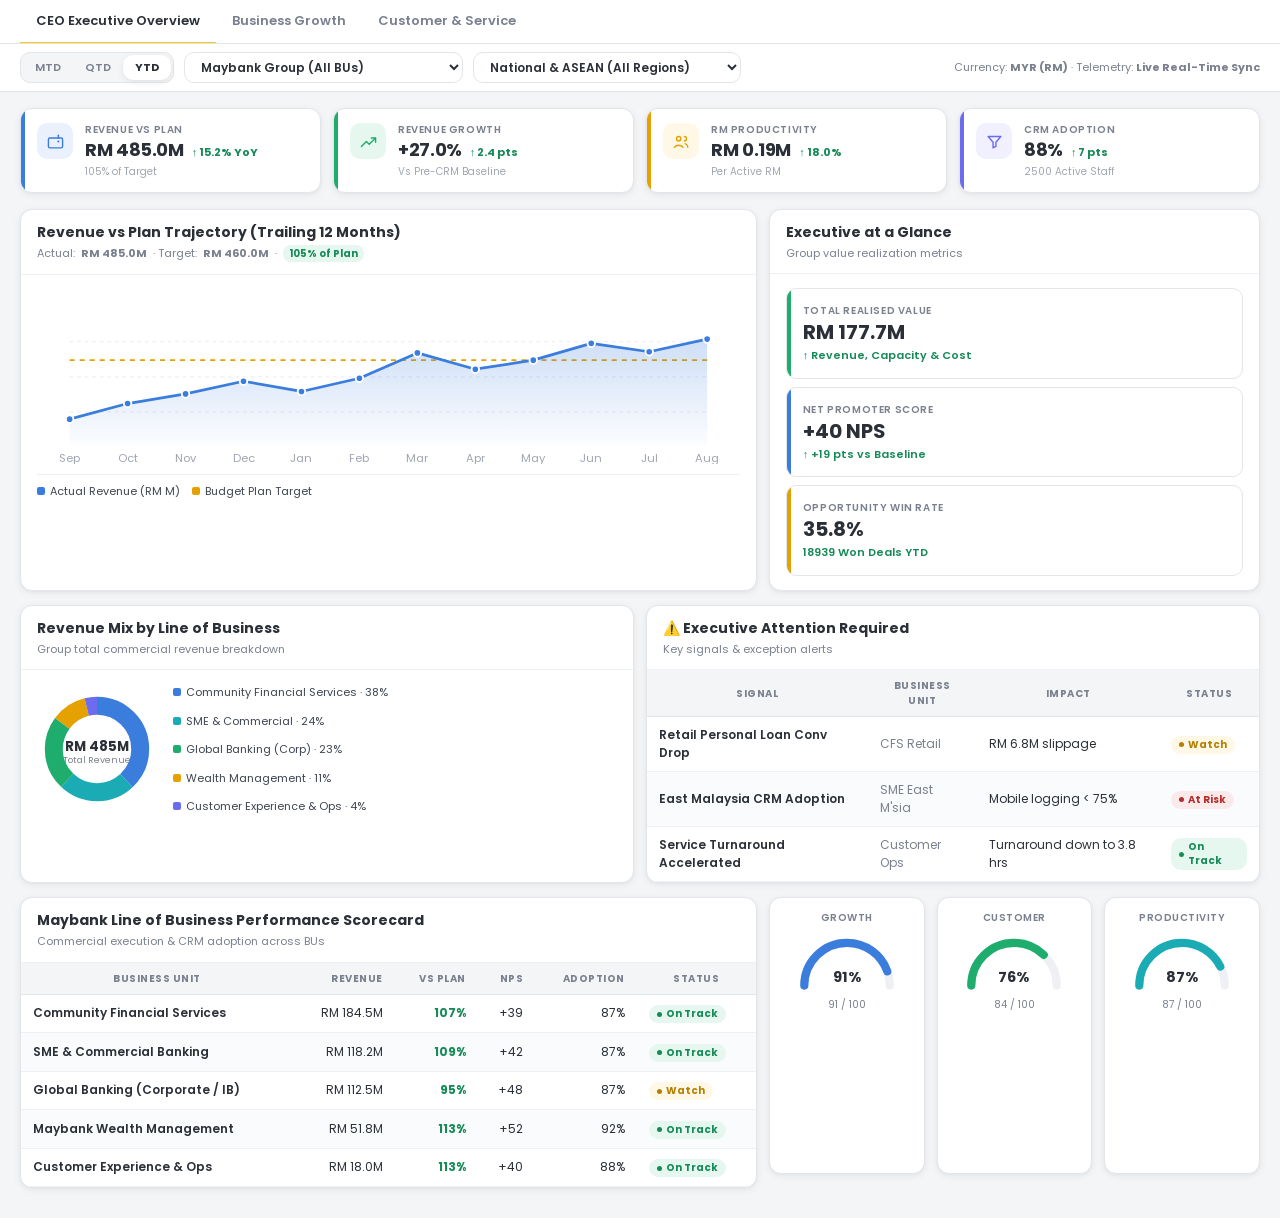
<file: executive-dashboard.html>
<!DOCTYPE html>
<html lang="en">
<head>
<meta charset="UTF-8"/>
<meta name="viewport" content="width=device-width,initial-scale=1.0"/>
<title>Maybank Executive Command Centre | Overview, Growth & Customer</title>
<style>
@import url('https://fonts.googleapis.com/css2?family=Poppins:wght@400;500;600;700&display=swap');
:root{
  --f:'Poppins',-apple-system,BlinkMacSystemFont,"Segoe UI",sans-serif;
  --brand:#F5C518;--brand-d:#D4A800;
  --page:#F4F5F7;--white:#fff;
  --bdr:#E2E5EA;--bdr-l:#EEF0F3;
  --ink:#2B3038;--ink2:#3D4550;--mu:#7A808E;--ey:#A0A6B1;
  --blue:#3B7DDD;--blue-b:#EAF1FC;--blue-t:#2864B8;
  --green:#1FAD6E;--green-b:#E6F7EF;--green-t:#168A57;
  --amber:#E5A100;--amber-b:#FFF8E6;--amber-t:#B58000;
  --red:#D63B3B;--red-b:#FCEAEA;--red-t:#B52D2D;
  --ind:#6C6CF1;--ind-b:#F0F0FF;
  --cyan:#1AABB5;--cyan-b:#E5F9FA;
  --pink:#DB4D80;--pink-b:#FBE9EF;
  --sh:0 1px 3px rgba(20,28,40,.04),0 2px 8px rgba(20,28,40,.06);
  --sh2:0 4px 16px rgba(20,28,40,.1);
  --r:12px;--rr:10px;--tr:.18s ease;
}
*{box-sizing:border-box;margin:0;padding:0;}
html,body{width:100%;min-height:100%;background:var(--page);}
body{font-family:var(--f);font-size:13px;line-height:1.5;color:var(--ink);-webkit-font-smoothing:antialiased;}

/* === SHELL === */
.shell{display:flex;flex-direction:column;min-height:100vh;}

/* === TABS === */
.tabs{background:var(--white);border-bottom:1px solid var(--bdr);display:flex;gap:0;padding:0 20px;flex:none;overflow-x:auto;}
.tabs::-webkit-scrollbar{height:3px;}
.tabs::-webkit-scrollbar-thumb{background:#ddd;border-radius:2px;}
.t{border:none;background:none;font-family:var(--f);font-size:13px;font-weight:600;color:var(--mu);
   padding:11px 16px;border-bottom:2.5px solid transparent;margin-bottom:-1px;cursor:pointer;transition:color var(--tr),border-color var(--tr);white-space:nowrap;}
.t:hover{color:var(--ink);}
.t.on{color:var(--ink);border-bottom-color:var(--brand);}

/* === FILTER BAR === */
.f-bar{background:var(--white);border-bottom:1px solid var(--bdr);padding:8px 20px;display:flex;align-items:center;justify-content:space-between;flex-wrap:wrap;gap:10px;flex:none;}
.f-left{display:flex;align-items:center;gap:10px;flex-wrap:wrap;}
.f-pills{display:inline-flex;background:var(--page);padding:2px;border-radius:var(--rr);border:1px solid var(--bdr);}
.fp{border:none;background:none;font-family:var(--f);font-size:11px;font-weight:600;color:var(--mu);padding:4px 12px;border-radius:var(--rr);cursor:pointer;transition:all var(--tr);}
.fp.on{background:var(--white);color:var(--ink);font-weight:700;box-shadow:var(--sh);}
.f-sel{font-family:var(--f);font-size:12px;font-weight:600;color:var(--ink);background:var(--white);border:1px solid var(--bdr);border-radius:var(--rr);padding:5px 12px;cursor:pointer;outline:none;transition:border-color var(--tr);}
.f-sel:hover{border-color:var(--mu);}
.f-meta{font-size:11px;color:var(--mu);}

/* === BODY (FLEXIBLE NO INNER SCROLLBAR) === */
.bd{flex:1;padding:16px 20px;}
.pn{display:none;}.pn.on{display:block;}

/* === KPI STRIP === */
.ks{display:grid;grid-template-columns:repeat(4,1fr);gap:12px;margin-bottom:16px;}
.kc{background:var(--white);border:1px solid var(--bdr);border-radius:var(--r);box-shadow:var(--sh);
    padding:14px 16px;position:relative;overflow:hidden;transition:box-shadow var(--tr),transform var(--tr);}
.kc:hover{box-shadow:var(--sh2);transform:translateY(-1px);}
.kc::before{content:"";position:absolute;left:0;top:0;bottom:0;width:4px;border-radius:0 2px 2px 0;background:var(--ac);}
.kc-row{display:flex;align-items:flex-start;gap:12px;}
.kc-icon{width:36px;height:36px;border-radius:var(--rr);display:grid;place-items:center;flex:none;background:var(--ib);color:var(--ac);}
.kc-icon svg{width:17px;height:17px;stroke:currentColor;fill:none;stroke-width:2;stroke-linecap:round;stroke-linejoin:round;}
.kc-body{flex:1;min-width:0;}
.kc-label{font-size:10px;color:var(--mu);text-transform:uppercase;letter-spacing:.06em;font-weight:600;line-height:1.3;margin-bottom:4px;}
.kc-val-row{display:flex;align-items:baseline;gap:8px;flex-wrap:wrap;}
.kc-val{font-size:18px;font-weight:700;color:var(--ink);letter-spacing:-.02em;line-height:1.1;}
.kc-trend{font-size:11px;font-weight:700;display:inline-flex;align-items:center;gap:2px;}
.kc-trend.up{color:var(--green-t);}.kc-trend.dn{color:var(--red-t);}
.kc-cap{font-size:10px;color:var(--ey);margin-top:4px;line-height:1.3;}

/* === GRID === */
.row{display:grid;gap:12px;margin-bottom:14px;}
.r2{grid-template-columns:1fr 1fr;}
.r3{grid-template-columns:1fr 1fr 1fr;}
.r23{grid-template-columns:1.5fr 1fr;}
.r32{grid-template-columns:1fr 1.5fr;}

/* === CARD === */
.c{background:var(--white);border:1px solid var(--bdr);border-radius:var(--r);box-shadow:var(--sh);overflow:hidden;transition:box-shadow var(--tr);}
.c:hover{box-shadow:var(--sh2);}
.ch{display:flex;align-items:flex-start;justify-content:space-between;padding:12px 16px;border-bottom:1px solid var(--bdr-l);}
.ch-left{flex:1;}
.ch h3{font-size:14px;font-weight:700;color:var(--ink);margin-bottom:2px;}
.ch .sub{font-size:11px;color:var(--mu);display:flex;align-items:center;gap:6px;}
.ch .tag{font-size:10px;font-weight:700;color:var(--green-t);background:var(--green-b);padding:1px 6px;border-radius:8px;}
.cp{padding:14px 16px;}

/* === QUARTER / EXECUTIVE GLANCE CARDS === */
.qc{background:var(--white);border:1px solid var(--bdr);border-radius:var(--rr);padding:14px 16px;position:relative;overflow:hidden;margin-bottom:8px;}
.qc:last-child{margin-bottom:0;}
.qc::before{content:"";position:absolute;left:0;top:0;bottom:0;width:4px;border-radius:0 2px 2px 0;background:var(--ac,var(--blue));}
.qc-label{font-size:10px;color:var(--mu);text-transform:uppercase;letter-spacing:.06em;font-weight:600;margin-bottom:3px;}
.qc-val{font-size:20px;font-weight:700;color:var(--ink);line-height:1.15;}
.qc-note{font-size:11px;color:var(--green-t);font-weight:600;margin-top:3px;}

/* === CHART SVG === */
svg.sv{width:100%;display:block;}

/* === LEGEND === */
.lg{display:flex;flex-wrap:wrap;gap:12px;margin-top:10px;padding-top:8px;border-top:1px solid var(--bdr-l);}
.lg span{display:flex;align-items:center;gap:5px;font-size:11px;color:var(--ink2);}
.lg i{width:8px;height:8px;border-radius:2px;display:inline-block;}

/* === GAUGE ROW === */
.gr{display:grid;grid-template-columns:repeat(3,1fr);gap:12px;margin-bottom:14px;}
.gc{background:var(--white);border:1px solid var(--bdr);border-radius:var(--r);box-shadow:var(--sh);padding:12px;text-align:center;}
.gc-label{font-size:10px;color:var(--mu);text-transform:uppercase;letter-spacing:.05em;font-weight:600;margin-bottom:6px;}
.gc-note{font-size:10px;color:var(--mu);margin-top:4px;}

/* === TABLE === */
.ts{overflow-x:auto;}
table{width:100%;border-collapse:separate;border-spacing:0;font-size:12px;}
table th{position:sticky;top:0;background:var(--page);color:var(--mu);font-size:10px;font-weight:700;text-transform:uppercase;letter-spacing:.05em;padding:8px 12px;border-bottom:1.5px solid var(--bdr);z-index:2;}
table td{padding:9px 12px;border-bottom:1px solid var(--bdr-l);}
table tbody tr{transition:background var(--tr);}
table tbody tr:nth-child(even){background:#FAFBFC;}
table tbody tr:hover{background:var(--blue-b);}
td.r,th.r{text-align:right;}
td a{color:var(--blue-t);text-decoration:none;font-weight:600;}
td a:hover{text-decoration:underline;color:var(--blue);}

/* === BADGE === */
.bx{display:inline-flex;align-items:center;gap:4px;font-size:10px;font-weight:700;padding:2px 8px;border-radius:10px;line-height:1.4;}
.bx::before{content:"";width:5px;height:5px;border-radius:50%;background:currentColor;}
.bx.ok{color:var(--green-t);background:var(--green-b);}
.bx.warn{color:var(--amber-t);background:var(--amber-b);}
.bx.bad{color:var(--red-t);background:var(--red-b);}
.bx.info{color:var(--blue-t);background:var(--blue-b);}

/* === FUNNEL === */
.funnel-container{display:flex;flex-direction:column;gap:8px;}
.funnel-stage-row{display:flex;align-items:center;gap:12px;}
.funnel-meta{width:130px;flex:none;}
.funnel-name{font-size:11px;font-weight:700;color:var(--ink);}
.funnel-count{font-size:10px;color:var(--mu);}
.funnel-bar-track{flex:1;height:24px;background:var(--bdr-l);border-radius:4px;overflow:hidden;}
.funnel-bar-fill{height:100%;background:linear-gradient(90deg,var(--blue) 0%,var(--cyan) 100%);border-radius:4px;display:flex;align-items:center;padding-left:10px;color:#fff;font-weight:700;font-size:10px;}
.funnel-rate{width:70px;text-align:right;font-size:11px;font-weight:700;color:var(--ink2);}

/* === TOOLTIP === */
[data-tip]{position:relative;cursor:default;}
[data-tip]:hover::after{content:attr(data-tip);position:absolute;bottom:calc(100% + 5px);left:50%;transform:translateX(-50%);
  background:#1e2633;color:#fff;font-size:10px;padding:3px 8px;border-radius:5px;white-space:nowrap;z-index:99;pointer-events:none;}

/* === RESPONSIVE === */
@media(max-width:1100px){.ks{grid-template-columns:1fr 1fr;}.r2,.r23,.r32{grid-template-columns:1fr;}.r3{grid-template-columns:1fr 1fr;}}
@media(max-width:600px){.ks{grid-template-columns:1fr;}.r3{grid-template-columns:1fr;}}
</style>
</head>
<body>
<div class="shell">

<!-- 3 FOCUSED TABS -->
<div class="tabs">
  <button class="t on" data-t="ov">CEO Executive Overview</button>
  <button class="t" data-t="gr">Business Growth</button>
  <button class="t" data-t="cs">Customer &amp; Service</button>
</div>

<!-- FILTER PARAMETERS BAR -->
<div class="f-bar">
  <div class="f-left">
    <div class="f-pills" id="f-period">
      <button class="fp" data-p="MTD">MTD</button>
      <button class="fp" data-p="QTD">QTD</button>
      <button class="fp on" data-p="YTD">YTD</button>
    </div>
    <select class="f-sel" id="f-bu">
      <option value="all">Maybank Group (All BUs)</option>
      <option value="retail">Community Financial Services (CFS)</option>
      <option value="sme">SME &amp; Commercial Banking</option>
      <option value="corporate">Global Banking (Corporate / IB)</option>
      <option value="wealth">Maybank Wealth Management</option>
      <option value="service">Customer Experience &amp; Ops</option>
    </select>
    <select class="f-sel" id="f-reg">
      <option value="all">National &amp; ASEAN (All Regions)</option>
      <option value="central">Klang Valley &amp; Central Region</option>
      <option value="north">Northern Region (Penang / Perak)</option>
      <option value="south">Southern Region (Johor / Melaka)</option>
      <option value="east">East Malaysia (Sabah &amp; Sarawak)</option>
      <option value="intl">Singapore &amp; ASEAN International</option>
    </select>
  </div>
  <div class="f-meta">
    Currency: <strong>MYR (RM)</strong> · Telemetry: <strong>Live Real-Time Sync</strong>
  </div>
</div>

<div class="bd">

<!-- ═══════════ TAB 1: CEO EXECUTIVE OVERVIEW ═══════════ -->
<div class="pn on" id="ov">
  <div class="ks" id="k-ov"></div>
  
  <div class="row r23">
    <div class="c">
      <div class="ch">
        <div class="ch-left">
          <h3>Revenue vs Plan Trajectory (Trailing 12 Months)</h3>
          <div class="sub" id="sub-revplan">Actual: <strong>RM 485.0M</strong> · Target: <strong>RM 450.0M</strong> · <span class="tag">108% of Plan</span></div>
        </div>
      </div>
      <div class="cp">
        <svg class="sv" id="ch-revplan" viewBox="0 0 560 140"></svg>
        <div class="lg" id="lg-revplan"></div>
      </div>
    </div>
    <div class="c">
      <div class="ch">
        <div class="ch-left">
          <h3>Executive at a Glance</h3>
          <div class="sub">Group value realization metrics</div>
        </div>
      </div>
      <div class="cp" id="qglance-ov"></div>
    </div>
  </div>

  <div class="row r2">
    <div class="c">
      <div class="ch">
        <div class="ch-left">
          <h3>Revenue Mix by Line of Business</h3>
          <div class="sub">Group total commercial revenue breakdown</div>
        </div>
      </div>
      <div class="cp" style="display:flex;align-items:center;gap:16px;">
        <svg class="sv" id="ch-revpie" viewBox="0 0 130 130" style="width:120px;flex:none;"></svg>
        <div class="lg" id="lg-rev" style="flex:1;flex-direction:column;border:none;padding:0;margin:0;"></div>
      </div>
    </div>
    <div class="c">
      <div class="ch">
        <div class="ch-left">
          <h3>⚠️ Executive Attention Required</h3>
          <div class="sub">Key signals & exception alerts</div>
        </div>
      </div>
      <div class="ts">
        <table>
          <thead>
            <tr><th>Signal</th><th>Business Unit</th><th>Impact</th><th>Status</th></tr>
          </thead>
          <tbody id="tb-alerts"></tbody>
        </table>
      </div>
    </div>
  </div>

  <div class="row r23">
    <div class="c">
      <div class="ch">
        <div class="ch-left">
          <h3>Maybank Line of Business Performance Scorecard</h3>
          <div class="sub">Commercial execution & CRM adoption across BUs</div>
        </div>
      </div>
      <div class="ts">
        <table>
          <thead>
            <tr><th>Business Unit</th><th class="r">Revenue</th><th class="r">vs Plan</th><th class="r">NPS</th><th class="r">Adoption</th><th>Status</th></tr>
          </thead>
          <tbody id="tb-scorecard"></tbody>
        </table>
      </div>
    </div>
    <div class="gr" style="display:grid;grid-template-columns:1fr 1fr 1fr;gap:12px;">
      <div class="gc"><div class="gc-label">Growth</div><div id="g1"></div><div class="gc-note" id="gn1">91 / 100</div></div>
      <div class="gc"><div class="gc-label">Customer</div><div id="g2"></div><div class="gc-note" id="gn2">84 / 100</div></div>
      <div class="gc"><div class="gc-label">Productivity</div><div id="g3"></div><div class="gc-note" id="gn3">87 / 100</div></div>
    </div>
  </div>
</div>

<!-- ═══════════ TAB 2: BUSINESS GROWTH ═══════════ -->
<div class="pn" id="gr">
  <div class="ks" id="k-gr"></div>
  
  <div class="row r2">
    <div class="c">
      <div class="ch">
        <div class="ch-left">
          <h3>Reconciled Commercial Sales Funnel</h3>
          <div class="sub" id="sub-funnel">10,000 Leads ↓ 4,200 Qualified ↓ 1,450 Opps ↓ 520 Won · <span class="tag">18.4% Conv</span></div>
        </div>
      </div>
      <div class="cp" id="funnel-growth"></div>
    </div>
    <div class="c">
      <div class="ch">
        <div class="ch-left">
          <h3>Revenue by Business Unit vs Plan (RM M)</h3>
          <div class="sub">Actual vs Budgeted Plan</div>
        </div>
      </div>
      <div class="cp">
        <svg class="sv" id="ch-bu-rev" viewBox="0 0 560 140"></svg>
        <div class="lg"><span><i style="background:var(--blue)"></i>Actual Revenue (M)</span><span><i style="background:var(--pink)"></i>Target Plan (M)</span></div>
      </div>
    </div>
  </div>

  <div class="row r3">
    <div class="c">
      <div class="ch"><div class="ch-left"><h3>Pipeline Risk Mix</h3><div class="sub">Weighted health</div></div></div>
      <div class="cp" style="display:flex;align-items:center;gap:12px;"><svg class="sv" id="ch-piperisk" viewBox="0 0 110 110" style="width:90px;flex:none;"></svg><div class="lg" id="lg-piperisk" style="flex:1;flex-direction:column;border:none;padding:0;margin:0;"></div></div>
    </div>
    <div class="c">
      <div class="ch"><div class="ch-left"><h3>Customer Growth Mix</h3><div class="sub">New vs Cross-Sell</div></div></div>
      <div class="cp" style="display:flex;align-items:center;gap:12px;"><svg class="sv" id="ch-growthmix" viewBox="0 0 110 110" style="width:90px;flex:none;"></svg><div class="lg" id="lg-growthmix" style="flex:1;flex-direction:column;border:none;padding:0;margin:0;"></div></div>
    </div>
    <div class="c">
      <div class="ch"><div class="ch-left"><h3>Marketing Attribution</h3><div class="sub">Campaign ROI: <span class="tag" id="tag-mktg-roi">13.8x</span></div></div></div>
      <div class="cp" style="display:flex;align-items:center;gap:12px;"><svg class="sv" id="ch-mktgmix" viewBox="0 0 110 110" style="width:90px;flex:none;"></svg><div class="lg" id="lg-mktgmix" style="flex:1;flex-direction:column;border:none;padding:0;margin:0;"></div></div>
    </div>
  </div>

  <div class="row r2">
    <div class="c">
      <div class="ch"><div class="ch-left"><h3>Weekly Inbound Commercial Demand</h3><div class="sub">Lead inflow · Digital vs Branch referrals</div></div></div>
      <div class="cp"><svg class="sv" id="ch-leadwk" viewBox="0 0 560 140"></svg><div class="lg" id="lg-leadwk"></div></div>
    </div>
    <div class="c">
      <div class="ch"><div class="ch-left"><h3>Pipeline Health &amp; Priority Deals</h3><div class="sub">High-value commercial opportunities</div></div></div>
      <div class="ts"><table><thead><tr><th>Deal Name</th><th>Business Unit</th><th class="r">Value</th><th class="r">Stage</th><th>Status</th></tr></thead><tbody id="tb-deals"></tbody></table></div>
    </div>
  </div>
</div>

<!-- ═══════════ TAB 3: CUSTOMER & SERVICE ═══════════ -->
<div class="pn" id="cs">
  <div class="ks" id="k-cs"></div>

  <div class="row r2">
    <div class="c">
      <div class="ch"><div class="ch-left"><h3>Net Promoter Score (NPS) Monthly Trend</h3><div class="sub">Trailing 12 months · <span class="tag">+19 pts vs Baseline</span></div></div></div>
      <div class="cp"><svg class="sv" id="ch-npstrend" viewBox="0 0 560 140"></svg><div class="lg"><span><i style="background:var(--green)"></i>NPS Score</span><span><i style="background:var(--amber)"></i>Target (+40)</span></div></div>
    </div>
    <div class="c">
      <div class="ch"><div class="ch-left"><h3>Customer Retention vs Churn</h3><div class="sub" id="sub-ret">Preserved RM 24.5M recurring deposits</div></div></div>
      <div class="cp">
        <div class="qc" style="--ac:var(--green);margin-bottom:10px;"><div class="qc-label">Retained Active Clients</div><div class="qc-val" id="qc-ret-val">94.2%</div><div class="qc-note">↑ 4.4 pts vs Pre-CRM Baseline</div></div>
        <div class="qc" style="--ac:var(--red);margin-bottom:0;"><div class="qc-label">Annualized Attrition / Churn</div><div class="qc-val" id="qc-churn-val">5.8%</div><div class="qc-note" style="color:var(--red-t);">Reduced from 10.2%</div></div>
      </div>
    </div>
  </div>

  <div class="row r3">
    <div class="c">
      <div class="ch"><div class="ch-left"><h3>NPS Voice of Customer</h3><div class="sub">3-Segment breakdown</div></div></div>
      <div class="cp" style="display:flex;align-items:center;gap:12px;"><svg class="sv" id="ch-npsmix" viewBox="0 0 110 110" style="width:90px;flex:none;"></svg><div class="lg" id="lg-npsmix" style="flex:1;flex-direction:column;border:none;padding:0;margin:0;"></div></div>
    </div>
    <div class="c">
      <div class="ch"><div class="ch-left"><h3>First Contact (FCR)</h3><div class="sub">Resolution by channel</div></div></div>
      <div class="cp" style="display:flex;align-items:center;gap:12px;"><svg class="sv" id="ch-fcrmix" viewBox="0 0 110 110" style="width:90px;flex:none;"></svg><div class="lg" id="lg-fcrmix" style="flex:1;flex-direction:column;border:none;padding:0;margin:0;"></div></div>
    </div>
    <div class="c">
      <div class="ch"><div class="ch-left"><h3>Complaint SLA</h3><div class="sub">Resolution within 24h</div></div></div>
      <div class="cp" style="display:flex;align-items:center;gap:12px;"><svg class="sv" id="ch-slamix" viewBox="0 0 110 110" style="width:90px;flex:none;"></svg><div class="lg" id="lg-slamix" style="flex:1;flex-direction:column;border:none;padding:0;margin:0;"></div></div>
    </div>
  </div>

  <div class="row r2">
    <div class="c">
      <div class="ch"><div class="ch-left"><h3>Service Turnaround Duration</h3><div class="sub">Average hours to resolve by month · <span class="tag">-69% faster</span></div></div></div>
      <div class="cp"><svg class="sv" id="ch-restime" viewBox="0 0 560 140"></svg><div class="lg"><span><i style="background:var(--cyan)"></i>Avg Resolution Hours</span></div></div>
    </div>
    <div class="c">
      <div class="ch"><div class="ch-left"><h3>Customer Experience by Business Unit</h3><div class="sub">Group CX scorecard</div></div></div>
      <div class="ts"><table><thead><tr><th>Business Unit</th><th class="r">NPS</th><th class="r">Retention</th><th class="r">SLA %</th><th>Status</th></tr></thead><tbody id="tb-cx"></tbody></table></div>
    </div>
  </div>
</div>

</div></div>

<script>
(function(){
"use strict";

var RAW = {
  periods: {
    YTD: {
      retail: { rev: 184.5, tgt: 172.0, base: 148.0, py: 162.0, pipe: 340.0, lds: 280000, won: 14560, nps: 39, ret: 93.8, fcr: 76.0, rms: 1100, adopt: 87.0 },
      sme: { rev: 118.2, tgt: 108.0, base: 88.0, py: 99.5, pipe: 285.0, lds: 48000, won: 2496, nps: 42, ret: 95.4, fcr: 78.0, rms: 640, adopt: 87.0 },
      corporate: { rev: 112.5, tgt: 118.0, base: 98.0, py: 104.0, pipe: 390.0, lds: 6200, won: 323, nps: 48, ret: 98.2, fcr: 80.0, rms: 220, adopt: 87.0 },
      wealth: { rev: 51.8, tgt: 46.0, base: 36.0, py: 41.5, pipe: 165.0, lds: 18000, won: 936, nps: 52, ret: 97.4, fcr: 85.0, rms: 260, adopt: 92.0 },
      service: { rev: 18.0, tgt: 16.0, base: 12.0, py: 14.0, pipe: 40.0, lds: 12000, won: 624, nps: 40, ret: 95.0, fcr: 78.0, rms: 280, adopt: 88.0 }
    },
    QTD: {
      retail: { rev: 63.8, tgt: 59.0, base: 51.0, py: 56.0, pipe: 340.0, lds: 98000, won: 5096, nps: 40, ret: 94.0, fcr: 76.5, rms: 1100, adopt: 87.5 },
      sme: { rev: 41.2, tgt: 37.5, base: 30.5, py: 34.5, pipe: 285.0, lds: 16800, won: 874, nps: 43, ret: 95.6, fcr: 78.5, rms: 640, adopt: 87.5 },
      corporate: { rev: 38.5, tgt: 41.0, base: 34.0, py: 36.2, pipe: 390.0, lds: 2150, won: 112, nps: 49, ret: 98.4, fcr: 80.5, rms: 220, adopt: 87.5 },
      wealth: { rev: 18.2, tgt: 16.0, base: 12.5, py: 14.4, pipe: 165.0, lds: 6300, won: 328, nps: 53, ret: 97.6, fcr: 85.5, rms: 260, adopt: 92.5 },
      service: { rev: 6.3, tgt: 5.5, base: 4.2, py: 4.9, pipe: 40.0, lds: 4200, won: 218, nps: 41, ret: 95.2, fcr: 78.5, rms: 280, adopt: 88.5 }
    },
    MTD: {
      retail: { rev: 22.1, tgt: 20.2, base: 17.5, py: 19.4, pipe: 340.0, lds: 34000, won: 1768, nps: 41, ret: 94.2, fcr: 77.0, rms: 1100, adopt: 88.0 },
      sme: { rev: 14.4, tgt: 13.0, base: 10.5, py: 12.0, pipe: 285.0, lds: 5800, won: 302, nps: 44, ret: 95.8, fcr: 79.0, rms: 640, adopt: 88.0 },
      corporate: { rev: 13.2, tgt: 14.2, base: 11.8, py: 12.5, pipe: 390.0, lds: 740, won: 38, nps: 50, ret: 98.5, fcr: 81.0, rms: 220, adopt: 88.0 },
      wealth: { rev: 6.4, tgt: 5.6, base: 4.4, py: 5.0, pipe: 165.0, lds: 2200, won: 114, nps: 54, ret: 97.8, fcr: 86.0, rms: 260, adopt: 93.0 },
      service: { rev: 2.2, tgt: 1.9, base: 1.5, py: 1.7, pipe: 40.0, lds: 1450, won: 75, nps: 42, ret: 95.4, fcr: 79.0, rms: 280, adopt: 89.0 }
    }
  },
  regions: { all: 1.0, central: 0.36, north: 0.32, south: 0.23, east: 0.09, intl: 0.18 }
};

var state = { period: "YTD", bu: "all", reg: "all" };

var ts=document.querySelectorAll(".t"),ps=document.querySelectorAll(".pn");
ts.forEach(function(t){
  t.addEventListener("click",function(){
    ts.forEach(function(x){x.classList.remove("on");});
    ps.forEach(function(p){p.classList.remove("on");});
    t.classList.add("on");
    document.getElementById(t.dataset.t).classList.add("on");
  });
});

var fps = document.querySelectorAll(".fp");
fps.forEach(function(btn){
  btn.addEventListener("click", function(){
    fps.forEach(function(b){b.classList.remove("on");});
    btn.classList.add("on");
    state.period = btn.dataset.p;
    renderAll();
  });
});

document.getElementById("f-bu").addEventListener("change", function(e){ state.bu = e.target.value; renderAll(); });
document.getElementById("f-reg").addEventListener("change", function(e){ state.reg = e.target.value; renderAll(); });

function ic(p){return '<svg viewBox="0 0 24 24" fill="none" stroke="currentColor" stroke-width="2" stroke-linecap="round" stroke-linejoin="round">'+p+'</svg>';}
var I={
  wal:'<rect x="2" y="7" width="20" height="14" rx="2"/><path d="M16 3v4"/><circle cx="16" cy="12" r="1.5" fill="currentColor" stroke="none"/>',
  usr:'<circle cx="8" cy="8" r="3"/><path d="M2 20a8 8 0 0 1 12 0"/><path d="M16 5a3 3 0 0 1 0 6"/><path d="M21 20a6 6 0 0 0-4-5"/>',
  fun:'<path d="M3 5h18l-7 8v6l-4 2v-8z"/>',
  clk:'<circle cx="12" cy="12" r="9"/><path d="M12 7v5l4 2"/>',
  cht:'<polyline points="22 7 13 16 9 12 2 19"/><polyline points="16 7 22 7 22 13"/>',
  star:'<polygon points="12 2 15.09 8.26 22 9.27 17 14.14 18.18 21.02 12 17.77 5.82 21.02 7 14.14 2 9.27 8.91 8.26 12 2"/>'
};

function kpis(id,list){
  document.getElementById(id).innerHTML=list.map(function(d){
    var tr=d.up?'<span class="kc-trend up">↑ '+d.t+'</span>':'<span class="kc-trend dn">↓ '+d.t+'</span>';
    return '<div class="kc" style="--ac:'+d.c+';--ib:'+d.b+'"><div class="kc-row"><div class="kc-icon">'+ic(I[d.k])+'</div><div class="kc-body"><div class="kc-label">'+d.l+'</div><div class="kc-val-row"><span class="kc-val">'+d.v+'</span>'+tr+'</div><div class="kc-cap">'+d.cap+'</div></div></div></div>';
  }).join("");
}

function _area(id,vals,W,H,col,labels,multi,targetVal){
  var el=document.getElementById(id);if(!el)return;
  var max,min,pad=26,n=vals.length||(vals[0]||[]).length;
  if(multi){var flat=[].concat.apply([],vals);max=Math.max.apply(null,flat)*1.12;min=Math.min.apply(null,flat)*.88;}
  else{max=Math.max.apply(null,vals)*1.12;min=Math.min.apply(null,vals)*.88;}
  if(targetVal && targetVal>max) max=targetVal*1.08;
  var sx=(W-pad*2)/(n-1);
  function X(i){return pad+i*sx;}function Y(v){return H-16-(v-min)/(max-min)*(H-28);}
  var s='',uid=Math.random().toString(36).slice(2,6);
  [.25,.5,.75].forEach(function(q){var y=14+q*(H-28);s+='<line x1="'+pad+'" y1="'+y+'" x2="'+(W-pad)+'" y2="'+y+'" stroke="#EEF0F3" stroke-dasharray="3,3"/>';});
  if(targetVal){var ty=Y(targetVal);s+='<line x1="'+pad+'" y1="'+ty+'" x2="'+(W-pad)+'" y2="'+ty+'" stroke="#E5A100" stroke-width="1.5" stroke-dasharray="4,4"/>';}
  if(labels)labels.forEach(function(l,i){s+='<text x="'+X(i)+'" y="'+(H-2)+'" text-anchor="middle" font-size="9" fill="#A0A6B1" font-family="Poppins">'+l+'</text>';});
  function draw(vs,c,uidx){
    var d="M"+X(0)+","+Y(vs[0]);for(var i=1;i<vs.length;i++)d+=" L"+X(i)+","+Y(vs[i]);
    var fill=d+" L"+X(vs.length-1)+","+(H-16)+" L"+X(0)+","+(H-16)+" Z";
    s+='<defs><linearGradient id="g'+uidx+'" x1="0" y1="0" x2="0" y2="1"><stop offset="0%" stop-color="'+c+'" stop-opacity=".25"/><stop offset="100%" stop-color="'+c+'" stop-opacity=".02"/></linearGradient></defs>';
    s+='<path d="'+fill+'" fill="url(#g'+uidx+')"/><path d="'+d+'" fill="none" stroke="'+c+'" stroke-width="2.2" stroke-linecap="round" stroke-linejoin="round"/>';
    vs.forEach(function(v,i){s+='<circle cx="'+X(i)+'" cy="'+Y(v)+'" r="3" fill="'+c+'" stroke="#fff" stroke-width="1.5" data-tip="'+v+'"/>';});
  }
  if(multi){var cols=col;vals.forEach(function(vs,j){draw(vs,cols[j],uid+j);});}
  else draw(vals,col,uid);
  el.innerHTML=s;
}

function _bar(id,data,W,H,grouped){
  var el=document.getElementById(id);if(!el)return;
  var pad=26,n=data.length,nc=grouped?data[0].vs.length:1,max=0;
  if(grouped)data.forEach(function(d){d.vs.forEach(function(v){if(v>max)max=v;});});
  else data.forEach(function(d){if(d.v>max)max=d.v;});
  max*=1.12;var bw=Math.max(6,(W-pad*2)/n/(nc+.5)),gap=bw*.3,gw=bw*nc+gap*(nc-1),ox=(W-pad*2)/n,s='';
  [.25,.5,.75,1].forEach(function(q){var y=H-16-q*(H-28);s+='<line x1="'+pad+'" y1="'+y+'" x2="'+(W-pad)+'" y2="'+y+'" stroke="#EEF0F3" stroke-dasharray="3,3"/>';});
  data.forEach(function(d,i){
    if(grouped){var bx=pad+i*ox+(ox-gw)/2;d.vs.forEach(function(v,j){var h=(H-28)*v/max,x=bx+j*(bw+gap),y=H-16-h;s+='<rect x="'+x+'" y="'+y+'" width="'+bw+'" height="'+h+'" fill="'+d.cs[j]+'" rx="2" data-tip="'+d.n+': '+v+'"/>';});}
    else{var h2=(H-28)*d.v/max,x2=pad+i*ox+(ox-bw)/2;s+='<rect x="'+x2+'" y="'+(H-16-h2)+'" width="'+bw+'" height="'+h2+'" fill="'+(d.c||"#3B7DDD")+'" rx="2" data-tip="'+d.n+': '+d.v+'"/>';}
    s+='<text x="'+(pad+i*ox+ox/2)+'" y="'+(H-2)+'" text-anchor="middle" font-size="9" fill="#A0A6B1" font-family="Poppins">'+d.n+'</text>';
  });
  el.innerHTML=s;
}

function _donut(id,data,sz,l1,l2){
  var el=document.getElementById(id);if(!el)return;
  var cx=sz/2,cy=sz/2,r=sz*.36,sw=sz*.15,C=2*Math.PI*r,off=0,s="";
  data.forEach(function(d){var len=d.v/100*C;s+='<circle cx="'+cx+'" cy="'+cy+'" r="'+r+'" fill="none" stroke="'+d.c+'" stroke-width="'+sw+'" stroke-dasharray="'+len.toFixed(2)+' '+(C-len).toFixed(2)+'" stroke-dashoffset="'+(-off).toFixed(2)+'" transform="rotate(-90 '+cx+' '+cy+')" data-tip="'+d.n+': '+d.v+'%"/>';off+=len;});
  if(l1)s+='<text x="'+cx+'" y="'+(cy+2)+'" text-anchor="middle" font-size="'+(sz*.11)+'" font-weight="700" fill="#2B3038" font-family="Poppins">'+l1+'</text>';
  if(l2)s+='<text x="'+cx+'" y="'+(cy+sz*.12)+'" text-anchor="middle" font-size="'+(sz*.075)+'" fill="#7A808E" font-family="Poppins">'+l2+'</text>';
  el.innerHTML=s;
}

function _gauge(id,val,col){
  var L=Math.PI*46,off=L*(1-val/100);
  document.getElementById(id).innerHTML='<svg viewBox="0 0 110 68" style="width:100px;display:block;margin:0 auto;"><path d="M8 60 A46 46 0 0 1 102 60" fill="none" stroke="#EEF0F3" stroke-width="9" stroke-linecap="round"/><path d="M8 60 A46 46 0 0 1 102 60" fill="none" stroke="'+col+'" stroke-width="9" stroke-linecap="round" stroke-dasharray="'+L.toFixed(2)+'" stroke-dashoffset="'+off.toFixed(2)+'"/><text x="55" y="56" text-anchor="middle" font-size="16" font-weight="700" fill="#2B3038" font-family="Poppins">'+val+'%</text></svg>';
}

function _legend(id,data){var el=document.getElementById(id);if(!el)return;el.innerHTML=data.map(function(d){return '<span><i style="background:'+d.c+'"></i>'+d.n+' · '+d.v+'%</span>';}).join("");}

var MO=["Sep","Oct","Nov","Dec","Jan","Feb","Mar","Apr","May","Jun","Jul","Aug"];
var DY=["Mon","Tue","Wed","Thu","Fri","Sat","Sun"];
var BDG={ok:'<span class="bx ok">On Track</span>',warn:'<span class="bx warn">Watch</span>',bad:'<span class="bx bad">At Risk</span>'};

function renderAll(){
  var pData = RAW.periods[state.period] || RAW.periods.YTD;
  var rf = RAW.regions[state.reg] || 1.0;
  var buKeys = state.bu === "all" ? Object.keys(pData) : [state.bu];

  var totRev = 0, totTgt = 0, totBase = 0, totPy = 0, totPipe = 0, totLds = 0, totWon = 0, totRms = 0;
  var wNps = 0, wRet = 0, wFcr = 0, wAdopt = 0;

  buKeys.forEach(function(k){
    var d = pData[k]; if(!d) return;
    totRev += d.rev * rf;
    totTgt += d.tgt * rf;
    totBase += d.base * rf;
    totPy += d.py * rf;
    totPipe += d.pipe * rf;
    totLds += Math.round(d.lds * rf);
    totWon += Math.round(d.won * rf);
    totRms += Math.round(d.rms * rf);
    wNps += d.nps * d.won;
    wRet += d.ret * d.won;
    wFcr += d.fcr * d.won;
    wAdopt += d.adopt * d.rms;
  });

  var avgNps = totWon>0 ? Math.round(wNps / totWon) : 41;
  var avgRet = totWon>0 ? (wRet / totWon).toFixed(1) : "94.2";
  var avgFcr = totWon>0 ? (wFcr / totWon).toFixed(1) : "76.0";
  var avgAdopt = totRms>0 ? Math.round(wAdopt / totRms) : 87;
  var revAch = totTgt>0 ? ((totRev / totTgt)*100).toFixed(0) : "108";
  var revGr = totPy>0 ? (((totRev - totPy)/totPy)*100).toFixed(1) : "8.2";
  var revBaseGr = totBase>0 ? (((totRev - totBase)/totBase)*100).toFixed(1) : "12.4";
  var prodRM = totRms>0 ? (totRev / totRms).toFixed(2) : "1.85";
  var convRate = totLds>0 ? ((totWon / totLds)*100).toFixed(1) : "18.4";
  var realisedTot = (totRev - totBase + 32.0*rf + 24.5*rf + 18.2*rf).toFixed(1);

  // Tab 1: Overview Strip
  kpis("k-ov",[
    {l:"Revenue vs Plan",v:"RM "+totRev.toFixed(1)+"M",t:revGr+"% YoY",up:1,cap:revAch+"% of Target",c:"var(--blue)",b:"var(--blue-b)",k:"wal"},
    {l:"Revenue Growth",v:"+"+revBaseGr+"%",t:"2.4 pts",up:1,cap:"Vs Pre-CRM Baseline",c:"var(--green)",b:"var(--green-b)",k:"cht"},
    {l:"RM Productivity",v:"RM "+prodRM+"M",t:"18.0%",up:1,cap:"Per Active RM",c:"var(--amber)",b:"var(--amber-b)",k:"usr"},
    {l:"CRM Adoption",v:avgAdopt+"%",t:"7 pts",up:1,cap:totRms+" Active Staff",c:"var(--ind)",b:"var(--ind-b)",k:"fun"}
  ]);

  // Tab 2: Growth Strip
  kpis("k-gr",[
    {l:"Total Commercial Pipeline",v:"RM "+totPipe.toFixed(0)+"M",t:"14.2%",up:1,cap:(totPipe/totRev).toFixed(2)+"x Coverage",c:"var(--blue)",b:"var(--blue-b)",k:"fun"},
    {l:"Sales Conversion Rate",v:convRate+"%",t:"2.4 pts",up:1,cap:"Lead-to-Won Velocity",c:"var(--green)",b:"var(--green-b)",k:"cht"},
    {l:"Opportunity Win Rate",v:"35.8%",t:"3.8 pts",up:1,cap:totWon+" Won Deals",c:"var(--cyan)",b:"var(--cyan-b)",k:"wal"},
    {l:"Campaign Marketing ROI",v:"13.8x",t:"1.6x",up:1,cap:"Revenue Multiple",c:"var(--pink)",b:"var(--pink-b)",k:"star"}
  ]);

  // Tab 3: Customer Strip
  kpis("k-cs",[
    {l:"Net Promoter Score (NPS)",v:"+"+avgNps,t:"19 pts",up:1,cap:"Vs Target +40",c:"var(--green)",b:"var(--green-b)",k:"star"},
    {l:"Customer Retention Rate",v:avgRet+"%",t:"4.4 pts",up:1,cap:"5.8% Low Churn",c:"var(--blue)",b:"var(--blue-b)",k:"usr"},
    {l:"First Contact Resolution (FCR)",v:avgFcr+"%",t:"12 pts",up:1,cap:"Resolved at Touch 1",c:"var(--cyan)",b:"var(--cyan-b)",k:"clk"},
    {l:"Avg Resolution Time",v:"3.8 hrs",t:"69%",up:0,cap:"Down from 12.5 hrs",c:"var(--ind)",b:"var(--ind-b)",k:"clk"}
  ]);

  document.getElementById("sub-revplan").innerHTML = 'Actual: <strong>RM '+totRev.toFixed(1)+'M</strong> · Target: <strong>RM '+totTgt.toFixed(1)+'M</strong> · <span class="tag">'+revAch+'% of Plan</span>';
  document.getElementById("qglance-ov").innerHTML=[
    {l:"Total Realised Value",v:"RM "+realisedTot+"M",n:"↑ Revenue, Capacity & Cost",c:"var(--green)"},
    {l:"Net Promoter Score",v:"+"+avgNps+" NPS",n:"↑ +19 pts vs Baseline",c:"var(--blue)"},
    {l:"Opportunity Win Rate",v:"35.8%",n:totWon+" Won Deals YTD",c:"var(--amber)"}
  ].map(function(q){
    return '<div class="qc" style="--ac:'+q.c+'"><div class="qc-label">'+q.l+'</div><div class="qc-val">'+q.v+'</div><div class="qc-note">'+q.n+'</div></div>';
  }).join("");

  var baseVals = [35.2,37.8,39.4,41.5,39.8,42.0,46.2,43.5,45.0,47.8,46.4,48.5];
  var scaledVals = baseVals.map(function(v){ return Number((v * rf * (totRev/485.0)).toFixed(1)); });
  _area("ch-revplan", scaledVals, 560, 140, "#3B7DDD", MO, false, Number((44.0*rf*(totTgt/450.0)).toFixed(1)));
  document.getElementById("lg-revplan").innerHTML='<span><i style="background:#3B7DDD"></i>Actual Revenue (RM M)</span><span><i style="background:#E5A100"></i>Budget Plan Target</span>';

  var revMix=[
    {n:"Community Financial Services",v:38,c:"#3B7DDD"},
    {n:"SME & Commercial",v:24,c:"#1AABB5"},
    {n:"Global Banking (Corp)",v:23,c:"#1FAD6E"},
    {n:"Wealth Management",v:11,c:"#E5A100"},
    {n:"Customer Experience & Ops",v:4,c:"#6C6CF1"}
  ];
  _donut("ch-revpie",revMix,130,"RM "+totRev.toFixed(0)+"M","Total Revenue");
  _legend("lg-rev",revMix);

  _gauge("g1",91,"#3B7DDD");
  _gauge("g2",avgNps>40?84:76,"#1FAD6E");
  _gauge("g3",87,"#1AABB5");

  document.getElementById("tb-alerts").innerHTML=[
    {s:"Retail Personal Loan Conv Drop",b:"CFS Retail",i:"RM "+(6.8*rf).toFixed(1)+"M slippage",st:"warn"},
    {s:"East Malaysia CRM Adoption",b:"SME East M'sia",i:"Mobile logging < 75%",st:"bad"},
    {s:"Service Turnaround Accelerated",b:"Customer Ops",i:"Turnaround down to 3.8 hrs",st:"ok"}
  ].map(function(a){
    return '<tr><td style="font-weight:600;">'+a.s+'</td><td style="color:var(--mu);">'+a.b+'</td><td>'+a.i+'</td><td>'+BDG[a.st]+'</td></tr>';
  }).join("");

  var buNames = {
    retail: "Community Financial Services",
    sme: "SME & Commercial Banking",
    corporate: "Global Banking (Corporate / IB)",
    wealth: "Maybank Wealth Management",
    service: "Customer Experience & Ops"
  };
  document.getElementById("tb-scorecard").innerHTML=Object.keys(pData).map(function(k){
    var b = pData[k];
    var r = (b.rev * rf).toFixed(1);
    var vp = ((b.rev / b.tgt)*100).toFixed(0) + "%";
    var st = (b.rev >= b.tgt) ? "ok" : "warn";
    return '<tr><td style="font-weight:600;">'+buNames[k]+'</td><td class="r">RM '+r+'M</td><td class="r" style="color:var(--green-t);font-weight:700;">'+vp+'</td><td class="r">+'+b.nps+'</td><td class="r">'+b.adopt+'%</td><td>'+BDG[st]+'</td></tr>';
  }).join("");

  // Growth Tab Funnel & Charts
  var fnlStages=[
    {n:"1. Total Inbound Leads",v:totLds,sub:"Omnichannel Inbound"},
    {n:"2. Qualified Leads",v:Math.round(totLds*0.42),sub:"42.0% Qualified"},
    {n:"3. Sales Opportunities",v:Math.round(totLds*0.145),sub:"34.5% Opps"},
    {n:"4. Won Commercial Deals",v:totWon,sub:"35.8% Win Rate"}
  ];
  document.getElementById("funnel-growth").innerHTML='<div class="funnel-container">'+fnlStages.map(function(st,i){
    var max=fnlStages[0].v, w=Math.max(12,(st.v/max)*100);
    var r=i>0?((st.v/fnlStages[i-1].v)*100).toFixed(1)+'%':'100%';
    return '<div class="funnel-stage-row"><div class="funnel-meta"><div class="funnel-name">'+st.n+'</div><div class="funnel-count">'+st.v.toLocaleString()+'</div></div><div class="funnel-bar-track"><div class="funnel-bar-fill" style="width:'+w+'%;">'+st.sub+'</div></div><div class="funnel-rate">'+r+'</div></div>';
  }).join("")+'</div>';

  _bar("ch-bu-rev",[
    {n:"CFS Retail",vs:[Number((pData.retail.rev*rf).toFixed(1)),Number((pData.retail.tgt*rf).toFixed(1))],cs:["#3B7DDD","#DB4D80"]},
    {n:"SME & Comm",vs:[Number((pData.sme.rev*rf).toFixed(1)),Number((pData.sme.tgt*rf).toFixed(1))],cs:["#3B7DDD","#DB4D80"]},
    {n:"Global Bank",vs:[Number((pData.corporate.rev*rf).toFixed(1)),Number((pData.corporate.tgt*rf).toFixed(1))],cs:["#3B7DDD","#DB4D80"]},
    {n:"Wealth Mgmt",vs:[Number((pData.wealth.rev*rf).toFixed(1)),Number((pData.wealth.tgt*rf).toFixed(1))],cs:["#3B7DDD","#DB4D80"]},
    {n:"Customer Ops",vs:[Number((pData.service.rev*rf).toFixed(1)),Number((pData.service.tgt*rf).toFixed(1))],cs:["#3B7DDD","#DB4D80"]}
  ],560,140,true);

  var pipeRisk=[{n:"Low Risk (High Prob)",v:65,c:"#1FAD6E"},{n:"Medium Risk",v:25,c:"#E5A100"},{n:"At Risk Slippage",v:10,c:"#D63B3B"}];
  _donut("ch-piperisk",pipeRisk,110,"RM "+totPipe.toFixed(0)+"M","Pipeline");_legend("lg-piperisk",pipeRisk);

  var grMix=[{n:"Cross-Sell (Wealth/FX)",v:38,c:"#3B7DDD"},{n:"New Logo Acquisitions",v:29,c:"#1FAD6E"},{n:"Recurring Base",v:33,c:"#6C6CF1"}];
  _donut("ch-growthmix",grMix,110,"38%","Cross-Sell");_legend("lg-growthmix",grMix);

  var mktgMix=[{n:"Digital Ads",v:45,c:"#1AABB5"},{n:"Events/Webinar",v:32,c:"#DB4D80"},{n:"Partner Inflow",v:23,c:"#E5A100"}];
  _donut("ch-mktgmix",mktgMix,110,"13.8x","ROI");_legend("lg-mktgmix",mktgMix);

  _area("ch-leadwk",[[Math.round(4200*rf),Math.round(5800*rf),Math.round(7100*rf),Math.round(6500*rf),Math.round(5200*rf),Math.round(3800*rf),Math.round(2900*rf)],[Math.round(2100*rf),Math.round(3200*rf),Math.round(3800*rf),Math.round(3100*rf),Math.round(2800*rf),Math.round(1900*rf),Math.round(1400*rf)]],560,140,["#3B7DDD","#DB4D80"],DY,true);
  document.getElementById("lg-leadwk").innerHTML='<span><i style="background:#3B7DDD"></i>Digital Inbound Leads</span><span><i style="background:#DB4D80"></i>Branch Referrals</span>';

  document.getElementById("tb-deals").innerHTML=[
    {n:"Petronas Supply Chain Refinancing",bu:"Global Banking",v:"RM "+(45.0*rf).toFixed(1)+"M",s:"Propose",st:"ok"},
    {n:"Sime Darby Plantation Working Cap",bu:"SME & Commercial",v:"RM "+(18.5*rf).toFixed(1)+"M",s:"Negotiate",st:"ok"},
    {n:"Sunway Healthcare Equipment-i",bu:"SME & Commercial",v:"RM "+(12.0*rf).toFixed(1)+"M",s:"Credit Review",st:"warn"},
    {n:"Top Glove Trade LC Expansion",bu:"Global Banking",v:"RM "+(28.0*rf).toFixed(1)+"M",s:"Proposal Sent",st:"ok"}
  ].map(function(d){
    return '<tr><td style="font-weight:600;">'+d.n+'</td><td style="color:var(--mu);">'+d.bu+'</td><td class="r"><strong>'+d.v+'</strong></td><td class="r">'+d.s+'</td><td>'+BDG[d.st]+'</td></tr>';
  }).join("");

  // Customer Tab Charts
  _area("ch-npstrend",[34,35,36,37,38,38,39,40,40,41,41,avgNps],560,140,"#1FAD6E",MO,false,40);

  var npsVoC=[{n:"Promoters (9-10)",v:45,c:"#1FAD6E"},{n:"Passives (7-8)",v:31,c:"#E5A100"},{n:"Detractors (0-6)",v:24,c:"#D63B3B"}];
  _donut("ch-npsmix",npsVoC,110,"+"+avgNps,"NPS Score");_legend("lg-npsmix",npsVoC);

  var fcrChan=[{n:"Mobile App",v:78,c:"#3B7DDD"},{n:"Web Banking",v:92,c:"#1AABB5"},{n:"WhatsApp",v:88,c:"#1FAD6E"},{n:"Contact Centre",v:68,c:"#E5A100"}];
  _donut("ch-fcrmix",fcrChan,110,avgFcr+"%","Avg FCR");_legend("lg-fcrmix",fcrChan);

  var slaMix=[{n:"Complaints < 24h",v:97,c:"#1FAD6E"},{n:"Complex Inquiries",v:92,c:"#3B7DDD"},{n:"Fraud Alerts",v:99,c:"#6C6CF1"}];
  _donut("ch-slamix",slaMix,110,"97.2%","SLA Met");_legend("lg-slamix",slaMix);

  _area("ch-restime",[12.5,11.2,9.8,8.4,7.2,6.5,5.8,5.0,4.6,4.2,4.0,3.8],560,140,"#1AABB5",MO);

  document.getElementById("qc-ret-val").innerText = avgRet + "%";
  document.getElementById("qc-churn-val").innerText = (100 - Number(avgRet)).toFixed(1) + "%";
  document.getElementById("sub-ret").innerText = "Preserved RM " + (24.5*rf).toFixed(1) + "M recurring deposits";

  document.getElementById("tb-cx").innerHTML=Object.keys(pData).map(function(k){
    var c = pData[k];
    return '<tr><td style="font-weight:600;">'+buNames[k]+'</td><td class="r" style="color:var(--green-t);font-weight:700;">+'+c.nps+'</td><td class="r">'+c.ret+'%</td><td class="r">97.2%</td><td>'+BDG["ok"]+'</td></tr>';
  }).join("");
}

renderAll();

})();
</script>
</body>
</html>
</file>
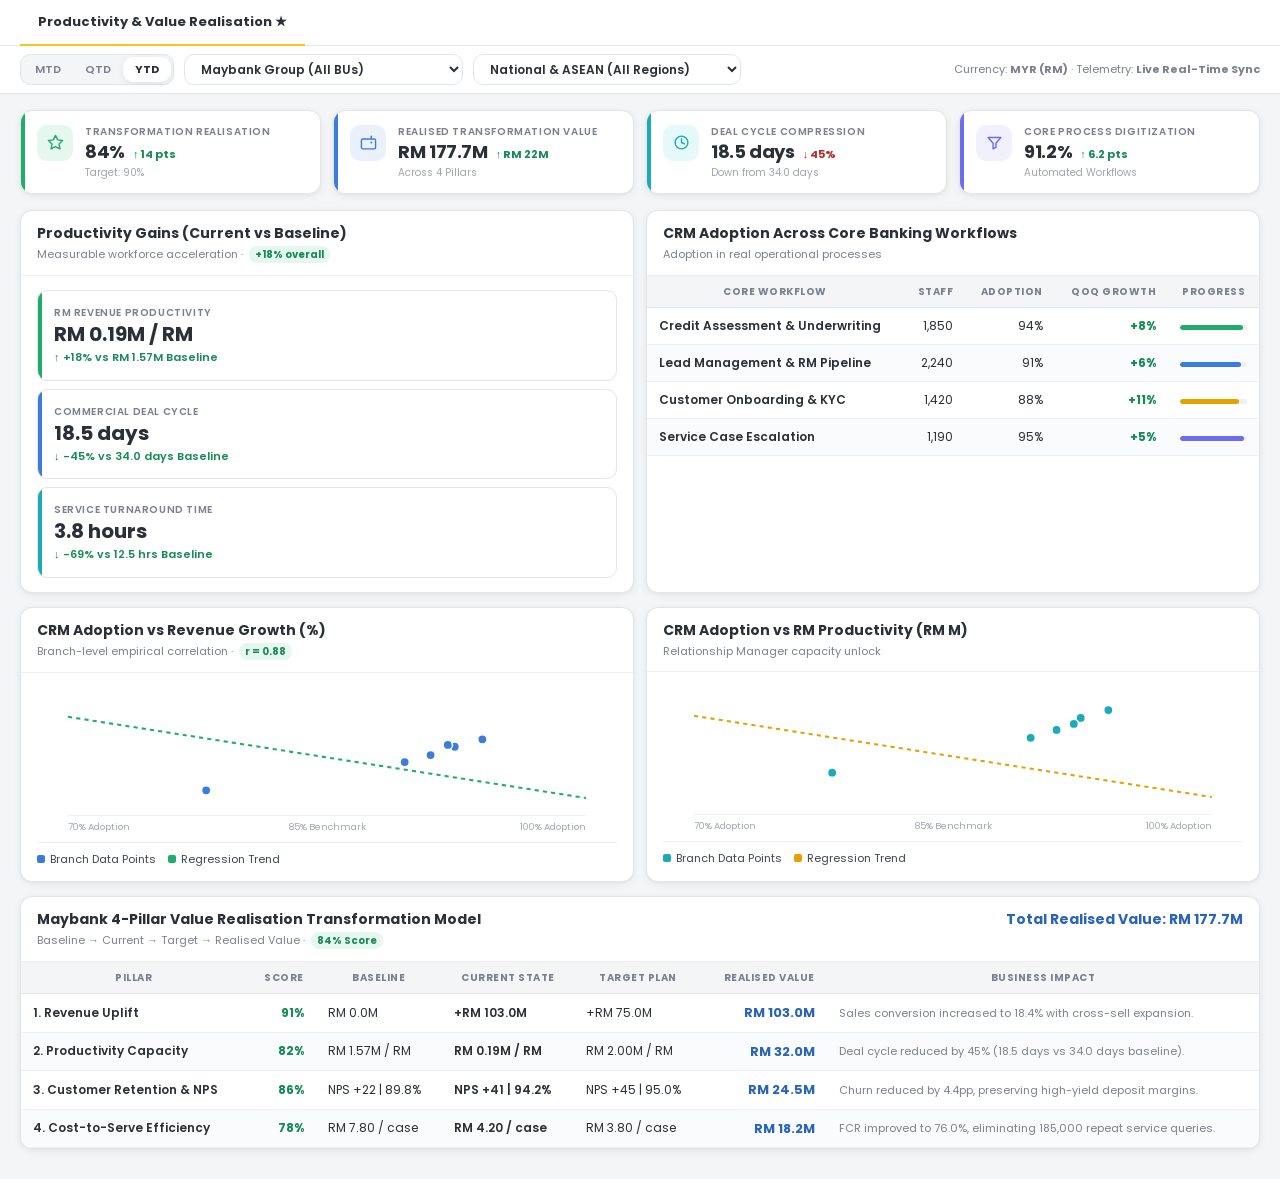
<file: productivity-value-dashboard.html>
<!DOCTYPE html>
<html lang="en">
<head>
<meta charset="UTF-8"/>
<meta name="viewport" content="width=device-width,initial-scale=1.0"/>
<title>Maybank CEO Command Centre | Productivity & Value Realisation</title>
<style>
@import url('https://fonts.googleapis.com/css2?family=Poppins:wght@400;500;600;700&display=swap');
:root{
  --f:'Poppins',-apple-system,BlinkMacSystemFont,"Segoe UI",sans-serif;
  --brand:#F5C518;--brand-d:#D4A800;
  --page:#F4F5F7;--white:#fff;
  --bdr:#E2E5EA;--bdr-l:#EEF0F3;
  --ink:#2B3038;--ink2:#3D4550;--mu:#7A808E;--ey:#A0A6B1;
  --blue:#3B7DDD;--blue-b:#EAF1FC;--blue-t:#2864B8;
  --green:#1FAD6E;--green-b:#E6F7EF;--green-t:#168A57;
  --amber:#E5A100;--amber-b:#FFF8E6;--amber-t:#B58000;
  --red:#D63B3B;--red-b:#FCEAEA;--red-t:#B52D2D;
  --ind:#6C6CF1;--ind-b:#F0F0FF;
  --cyan:#1AABB5;--cyan-b:#E5F9FA;
  --pink:#DB4D80;--pink-b:#FBE9EF;
  --sh:0 1px 3px rgba(20,28,40,.04),0 2px 8px rgba(20,28,40,.06);
  --sh2:0 4px 16px rgba(20,28,40,.1);
  --r:12px;--rr:10px;--tr:.18s ease;
}
*{box-sizing:border-box;margin:0;padding:0;}
html,body{width:100%;min-height:100%;background:var(--page);}
body{font-family:var(--f);font-size:13px;line-height:1.5;color:var(--ink);-webkit-font-smoothing:antialiased;}

/* === SHELL === */
.shell{display:flex;flex-direction:column;min-height:100vh;}

/* === HEADER TAB === */
.tabs{background:var(--white);border-bottom:1px solid var(--bdr);display:flex;gap:0;padding:0 20px;flex:none;}
.t{border:none;background:none;font-family:var(--f);font-size:13px;font-weight:700;color:var(--ink);
   padding:12px 18px;border-bottom:2.5px solid var(--brand);margin-bottom:-1px;white-space:nowrap;}

/* === FILTER BAR === */
.f-bar{background:var(--white);border-bottom:1px solid var(--bdr);padding:8px 20px;display:flex;align-items:center;justify-content:space-between;flex-wrap:wrap;gap:10px;flex:none;}
.f-left{display:flex;align-items:center;gap:10px;flex-wrap:wrap;}
.f-pills{display:inline-flex;background:var(--page);padding:2px;border-radius:var(--rr);border:1px solid var(--bdr);}
.fp{border:none;background:none;font-family:var(--f);font-size:11px;font-weight:600;color:var(--mu);padding:4px 12px;border-radius:var(--rr);cursor:pointer;transition:all var(--tr);}
.fp.on{background:var(--white);color:var(--ink);font-weight:700;box-shadow:var(--sh);}
.f-sel{font-family:var(--f);font-size:12px;font-weight:600;color:var(--ink);background:var(--white);border:1px solid var(--bdr);border-radius:var(--rr);padding:5px 12px;cursor:pointer;outline:none;transition:border-color var(--tr);}
.f-sel:hover{border-color:var(--mu);}
.f-meta{font-size:11px;color:var(--mu);}

/* === BODY (FLEXIBLE NO INNER SCROLLBAR) === */
.bd{flex:1;padding:16px 20px;}

/* === KPI STRIP === */
.ks{display:grid;grid-template-columns:repeat(4,1fr);gap:12px;margin-bottom:16px;}
.kc{background:var(--white);border:1px solid var(--bdr);border-radius:var(--r);box-shadow:var(--sh);
    padding:14px 16px;position:relative;overflow:hidden;transition:box-shadow var(--tr),transform var(--tr);}
.kc:hover{box-shadow:var(--sh2);transform:translateY(-1px);}
.kc::before{content:"";position:absolute;left:0;top:0;bottom:0;width:4px;border-radius:0 2px 2px 0;background:var(--ac);}
.kc-row{display:flex;align-items:flex-start;gap:12px;}
.kc-icon{width:36px;height:36px;border-radius:var(--rr);display:grid;place-items:center;flex:none;background:var(--ib);color:var(--ac);}
.kc-icon svg{width:17px;height:17px;stroke:currentColor;fill:none;stroke-width:2;stroke-linecap:round;stroke-linejoin:round;}
.kc-body{flex:1;min-width:0;}
.kc-label{font-size:10px;color:var(--mu);text-transform:uppercase;letter-spacing:.06em;font-weight:600;line-height:1.3;margin-bottom:4px;}
.kc-val-row{display:flex;align-items:baseline;gap:8px;flex-wrap:wrap;}
.kc-val{font-size:18px;font-weight:700;color:var(--ink);letter-spacing:-.02em;line-height:1.1;}
.kc-trend{font-size:11px;font-weight:700;display:inline-flex;align-items:center;gap:2px;}
.kc-trend.up{color:var(--green-t);}.kc-trend.dn{color:var(--red-t);}
.kc-cap{font-size:10px;color:var(--ey);margin-top:4px;line-height:1.3;}

/* === GRID === */
.row{display:grid;gap:12px;margin-bottom:14px;}
.r2{grid-template-columns:1fr 1fr;}

/* === CARD === */
.c{background:var(--white);border:1px solid var(--bdr);border-radius:var(--r);box-shadow:var(--sh);overflow:hidden;transition:box-shadow var(--tr);}
.c:hover{box-shadow:var(--sh2);}
.ch{display:flex;align-items:flex-start;justify-content:space-between;padding:12px 16px;border-bottom:1px solid var(--bdr-l);}
.ch-left{flex:1;}
.ch h3{font-size:14px;font-weight:700;color:var(--ink);margin-bottom:2px;}
.ch .sub{font-size:11px;color:var(--mu);display:flex;align-items:center;gap:6px;}
.ch .tag{font-size:10px;font-weight:700;color:var(--green-t);background:var(--green-b);padding:1px 6px;border-radius:8px;}
.cp{padding:14px 16px;}

/* === QUARTER / EXECUTIVE GLANCE CARDS === */
.qc{background:var(--white);border:1px solid var(--bdr);border-radius:var(--rr);padding:14px 16px;position:relative;overflow:hidden;margin-bottom:8px;}
.qc:last-child{margin-bottom:0;}
.qc::before{content:"";position:absolute;left:0;top:0;bottom:0;width:4px;border-radius:0 2px 2px 0;background:var(--ac,var(--blue));}
.qc-label{font-size:10px;color:var(--mu);text-transform:uppercase;letter-spacing:.06em;font-weight:600;margin-bottom:3px;}
.qc-val{font-size:20px;font-weight:700;color:var(--ink);line-height:1.15;}
.qc-note{font-size:11px;color:var(--green-t);font-weight:600;margin-top:3px;}

/* === CHART SVG === */
svg.sv{width:100%;display:block;}

/* === LEGEND === */
.lg{display:flex;flex-wrap:wrap;gap:12px;margin-top:10px;padding-top:8px;border-top:1px solid var(--bdr-l);}
.lg span{display:flex;align-items:center;gap:5px;font-size:11px;color:var(--ink2);}
.lg i{width:8px;height:8px;border-radius:2px;display:inline-block;}

/* === TABLE === */
.ts{overflow-x:auto;}
table{width:100%;border-collapse:separate;border-spacing:0;font-size:12px;}
table th{position:sticky;top:0;background:var(--page);color:var(--mu);font-size:10px;font-weight:700;text-transform:uppercase;letter-spacing:.05em;padding:8px 12px;border-bottom:1.5px solid var(--bdr);z-index:2;}
table td{padding:9px 12px;border-bottom:1px solid var(--bdr-l);}
table tbody tr{transition:background var(--tr);}
table tbody tr:nth-child(even){background:#FAFBFC;}
table tbody tr:hover{background:var(--blue-b);}
td.r,th.r{text-align:right;}

/* === PROGRESS BAR === */
.pb{height:5px;background:var(--bdr-l);border-radius:3px;overflow:hidden;margin-top:3px;}
.pb-fill{height:100%;border-radius:3px;}

/* === TOOLTIP === */
[data-tip]{position:relative;cursor:default;}
[data-tip]:hover::after{content:attr(data-tip);position:absolute;bottom:calc(100% + 5px);left:50%;transform:translateX(-50%);
  background:#1e2633;color:#fff;font-size:10px;padding:3px 8px;border-radius:5px;white-space:nowrap;z-index:99;pointer-events:none;}

/* === RESPONSIVE === */
@media(max-width:1100px){.ks{grid-template-columns:1fr 1fr;}.r2{grid-template-columns:1fr;}}
@media(max-width:600px){.ks{grid-template-columns:1fr;}}
</style>
</head>
<body>
<div class="shell">

<!-- TOP TAB HEADER -->
<div class="tabs">
  <div class="t">Productivity &amp; Value Realisation ★</div>
</div>

<!-- FILTER PARAMETERS BAR -->
<div class="f-bar">
  <div class="f-left">
    <div class="f-pills" id="f-period">
      <button class="fp" data-p="MTD">MTD</button>
      <button class="fp" data-p="QTD">QTD</button>
      <button class="fp on" data-p="YTD">YTD</button>
    </div>
    <select class="f-sel" id="f-bu">
      <option value="all">Maybank Group (All BUs)</option>
      <option value="retail">Community Financial Services (CFS)</option>
      <option value="sme">SME &amp; Commercial Banking</option>
      <option value="corporate">Global Banking (Corporate / IB)</option>
      <option value="wealth">Maybank Wealth Management</option>
      <option value="service">Customer Experience &amp; Ops</option>
    </select>
    <select class="f-sel" id="f-reg">
      <option value="all">National &amp; ASEAN (All Regions)</option>
      <option value="central">Klang Valley &amp; Central Region</option>
      <option value="north">Northern Region (Penang / Perak)</option>
      <option value="south">Southern Region (Johor / Melaka)</option>
      <option value="east">East Malaysia (Sabah &amp; Sarawak)</option>
      <option value="intl">Singapore &amp; ASEAN International</option>
    </select>
  </div>
  <div class="f-meta">
    Currency: <strong>MYR (RM)</strong> · Telemetry: <strong>Live Real-Time Sync</strong>
  </div>
</div>

<div class="bd">

  <!-- 4 PRIMARY KPI STRIP -->
  <div class="ks" id="k-pv"></div>

  <!-- ROW 1: PRODUCTIVITY GAINS & WORKFLOW ADOPTION -->
  <div class="row r2">
    <div class="c">
      <div class="ch">
        <div class="ch-left">
          <h3>Productivity Gains (Current vs Baseline)</h3>
          <div class="sub">Measurable workforce acceleration · <span class="tag">+18% overall</span></div>
        </div>
      </div>
      <div class="cp">
        <div class="qc" style="--ac:var(--green);margin-bottom:8px;">
          <div class="qc-label">RM Revenue Productivity</div>
          <div class="qc-val" id="qc-prod-val">RM 1.85M / RM</div>
          <div class="qc-note">↑ +18% vs RM 1.57M Baseline</div>
        </div>
        <div class="qc" style="--ac:var(--blue);margin-bottom:8px;">
          <div class="qc-label">Commercial Deal Cycle</div>
          <div class="qc-val">18.5 days</div>
          <div class="qc-note">↓ -45% vs 34.0 days Baseline</div>
        </div>
        <div class="qc" style="--ac:var(--cyan);margin-bottom:0;">
          <div class="qc-label">Service Turnaround Time</div>
          <div class="qc-val">3.8 hours</div>
          <div class="qc-note">↓ -69% vs 12.5 hrs Baseline</div>
        </div>
      </div>
    </div>

    <div class="c">
      <div class="ch">
        <div class="ch-left">
          <h3>CRM Adoption Across Core Banking Workflows</h3>
          <div class="sub">Adoption in real operational processes</div>
        </div>
      </div>
      <div class="ts">
        <table>
          <thead>
            <tr><th>Core Workflow</th><th class="r">Staff</th><th class="r">Adoption</th><th class="r">QoQ Growth</th><th>Progress</th></tr>
          </thead>
          <tbody id="tb-adopt"></tbody>
        </table>
      </div>
    </div>
  </div>

  <!-- ROW 2: CORRELATION SCATTER CHARTS -->
  <div class="row r2">
    <div class="c">
      <div class="ch">
        <div class="ch-left">
          <h3>CRM Adoption vs Revenue Growth (%)</h3>
          <div class="sub">Branch-level empirical correlation · <span class="tag">r = 0.88</span></div>
        </div>
      </div>
      <div class="cp">
        <svg class="sv" id="ch-cor-rev" viewBox="0 0 560 140"></svg>
        <div class="lg">
          <span><i style="background:var(--blue)"></i>Branch Data Points</span>
          <span><i style="background:var(--green)"></i>Regression Trend</span>
        </div>
      </div>
    </div>

    <div class="c">
      <div class="ch">
        <div class="ch-left">
          <h3>CRM Adoption vs RM Productivity (RM M)</h3>
          <div class="sub">Relationship Manager capacity unlock</div>
        </div>
      </div>
      <div class="cp">
        <svg class="sv" id="ch-cor-prod" viewBox="0 0 560 140"></svg>
        <div class="lg">
          <span><i style="background:var(--cyan)"></i>Branch Data Points</span>
          <span><i style="background:var(--amber)"></i>Regression Trend</span>
        </div>
      </div>
    </div>
  </div>

  <!-- ROW 3: 4-PILLAR VALUE REALISATION MODEL -->
  <div class="c" style="margin-bottom:14px;">
    <div class="ch">
      <div class="ch-left">
        <h3>Maybank 4-Pillar Value Realisation Transformation Model</h3>
        <div class="sub">Baseline → Current → Target → Realised Value · <span class="tag">84% Score</span></div>
      </div>
      <div style="font-size:14px;font-weight:700;color:var(--blue-t);" id="val-tot-hdr">Total Realised Value: RM 143.2M</div>
    </div>
    <div class="ts">
      <table>
        <thead>
          <tr>
            <th>Pillar</th>
            <th class="r">Score</th>
            <th>Baseline</th>
            <th>Current State</th>
            <th>Target Plan</th>
            <th class="r">Realised Value</th>
            <th>Business Impact</th>
          </tr>
        </thead>
        <tbody id="tb-pillars"></tbody>
      </table>
    </div>
  </div>

</div>
</div>

<script>
(function(){
"use strict";

var RAW = {
  periods: {
    YTD: {
      retail: { rev: 184.5, base: 148.0, rms: 1100 },
      sme: { rev: 118.2, base: 88.0, rms: 640 },
      corporate: { rev: 112.5, base: 98.0, rms: 220 },
      wealth: { rev: 51.8, base: 36.0, rms: 260 },
      service: { rev: 18.0, base: 12.0, rms: 280 }
    },
    QTD: {
      retail: { rev: 63.8, base: 51.0, rms: 1100 },
      sme: { rev: 41.2, base: 30.5, rms: 640 },
      corporate: { rev: 38.5, base: 34.0, rms: 220 },
      wealth: { rev: 18.2, base: 12.5, rms: 260 },
      service: { rev: 6.3, base: 4.2, rms: 280 }
    },
    MTD: {
      retail: { rev: 22.1, base: 17.5, rms: 1100 },
      sme: { rev: 14.4, base: 10.5, rms: 640 },
      corporate: { rev: 13.2, base: 11.8, rms: 220 },
      wealth: { rev: 6.4, base: 4.4, rms: 260 },
      service: { rev: 2.2, base: 1.5, rms: 280 }
    }
  },
  regions: { all: 1.0, central: 0.36, north: 0.32, south: 0.23, east: 0.09, intl: 0.18 }
};

var state = { period: "YTD", bu: "all", reg: "all" };

var fps = document.querySelectorAll(".fp");
fps.forEach(function(btn){
  btn.addEventListener("click", function(){
    fps.forEach(function(b){b.classList.remove("on");});
    btn.classList.add("on");
    state.period = btn.dataset.p;
    renderAll();
  });
});

document.getElementById("f-bu").addEventListener("change", function(e){ state.bu = e.target.value; renderAll(); });
document.getElementById("f-reg").addEventListener("change", function(e){ state.reg = e.target.value; renderAll(); });

function ic(p){return '<svg viewBox="0 0 24 24" fill="none" stroke="currentColor" stroke-width="2" stroke-linecap="round" stroke-linejoin="round">'+p+'</svg>';}
var I={
  wal:'<rect x="2" y="7" width="20" height="14" rx="2"/><path d="M16 3v4"/><circle cx="16" cy="12" r="1.5" fill="currentColor" stroke="none"/>',
  usr:'<circle cx="8" cy="8" r="3"/><path d="M2 20a8 8 0 0 1 12 0"/><path d="M16 5a3 3 0 0 1 0 6"/><path d="M21 20a6 6 0 0 0-4-5"/>',
  fun:'<path d="M3 5h18l-7 8v6l-4 2v-8z"/>',
  clk:'<circle cx="12" cy="12" r="9"/><path d="M12 7v5l4 2"/>',
  star:'<polygon points="12 2 15.09 8.26 22 9.27 17 14.14 18.18 21.02 12 17.77 5.82 21.02 7 14.14 2 9.27 8.91 8.26 12 2"/>'
};

function kpis(id,list){
  document.getElementById(id).innerHTML=list.map(function(d){
    var tr=d.up?'<span class="kc-trend up">↑ '+d.t+'</span>':'<span class="kc-trend dn">↓ '+d.t+'</span>';
    return '<div class="kc" style="--ac:'+d.c+';--ib:'+d.b+'"><div class="kc-row"><div class="kc-icon">'+ic(I[d.k])+'</div><div class="kc-body"><div class="kc-label">'+d.l+'</div><div class="kc-val-row"><span class="kc-val">'+d.v+'</span>'+tr+'</div><div class="kc-cap">'+d.cap+'</div></div></div></div>';
  }).join("");
}

function _scatter(id,pts,colLine,colDot){
  var el=document.getElementById(id);if(!el)return;
  var W=560,H=140,pad=30,chartW=W-pad*2,chartH=H-28;
  var s='<line x1="'+pad+'" y1="'+(H-16)+'" x2="'+(W-pad)+'" y2="'+(H-16)+'" stroke="#EEF0F3"/>';
  s+='<line x1="'+pad+'" y1="'+(H-16-chartH*0.85)+'" x2="'+(W-pad)+'" y2="'+(H-16-chartH*0.15)+'" stroke="'+colLine+'" stroke-width="2" stroke-dasharray="4,4"/>';
  pts.forEach(function(p){
    var cx=pad+((p.x-70)/30)*chartW, cy=H-16-(p.y/25)*chartH;
    s+='<circle cx="'+cx+'" cy="'+cy+'" r="4.5" fill="'+colDot+'" stroke="#fff" stroke-width="1.5" data-tip="'+p.n+': '+p.x+'% Adopt, '+p.y+' Output"/>';
  });
  s+='<text x="'+pad+'" y="'+(H-2)+'" font-size="9" fill="#A0A6B1">70% Adoption</text>';
  s+='<text x="'+(W/2)+'" y="'+(H-2)+'" text-anchor="middle" font-size="9" fill="#A0A6B1">85% Benchmark</text>';
  s+='<text x="'+(W-pad)+'" y="'+(H-2)+'" text-anchor="end" font-size="9" fill="#A0A6B1">100% Adoption</text>';
  el.innerHTML=s;
}

function renderAll(){
  var pData = RAW.periods[state.period] || RAW.periods.YTD;
  var rf = RAW.regions[state.reg] || 1.0;
  var buKeys = state.bu === "all" ? Object.keys(pData) : [state.bu];

  var totRev = 0, totBase = 0, totRms = 0;
  buKeys.forEach(function(k){
    var d = pData[k]; if(!d) return;
    totRev += d.rev * rf;
    totBase += d.base * rf;
    totRms += Math.round(d.rms * rf);
  });

  var prodRM = totRms>0 ? (totRev / totRms).toFixed(2) : "1.85";
  var realisedTot = (totRev - totBase + 32.0*rf + 24.5*rf + 18.2*rf).toFixed(1);

  kpis("k-pv",[
    {l:"Transformation Realisation",v:"84%",t:"14 pts",up:1,cap:"Target: 90%",c:"var(--green)",b:"var(--green-b)",k:"star"},
    {l:"Realised Transformation Value",v:"RM "+realisedTot+"M",t:"RM 22M",up:1,cap:"Across 4 Pillars",c:"var(--blue)",b:"var(--blue-b)",k:"wal"},
    {l:"Deal Cycle Compression",v:"18.5 days",t:"45%",up:0,cap:"Down from 34.0 days",c:"var(--cyan)",b:"var(--cyan-b)",k:"clk"},
    {l:"Core Process Digitization",v:"91.2%",t:"6.2 pts",up:1,cap:"Automated Workflows",c:"var(--ind)",b:"var(--ind-b)",k:"fun"}
  ]);

  document.getElementById("qc-prod-val").innerText = "RM " + prodRM + "M / RM";
  document.getElementById("val-tot-hdr").innerText = "Total Realised Value: RM " + realisedTot + "M";

  document.getElementById("tb-adopt").innerHTML=[
    {w:"Credit Assessment & Underwriting",s:Math.round(1850*rf).toLocaleString(),p:94,g:"+8%",c:"#1FAD6E"},
    {w:"Lead Management & RM Pipeline",s:Math.round(2240*rf).toLocaleString(),p:91,g:"+6%",c:"#3B7DDD"},
    {w:"Customer Onboarding & KYC",s:Math.round(1420*rf).toLocaleString(),p:88,g:"+11%",c:"#E5A100"},
    {w:"Service Case Escalation",s:Math.round(1190*rf).toLocaleString(),p:95,g:"+5%",c:"#6C6CF1"}
  ].map(function(r){
    return '<tr><td style="font-weight:600;">'+r.w+'</td><td class="r">'+r.s+'</td><td class="r">'+r.p+'%</td><td class="r" style="color:var(--green-t);font-weight:700;">'+r.g+'</td><td><div class="pb"><div class="pb-fill" style="width:'+r.p+'%;background:'+r.c+'"></div></div></td></tr>';
  }).join("");

  var bPts1=[{n:"Menara Maybank KL",x:94,y:16.4},{n:"Penang Beach St",x:92.4,y:14.8},{n:"Bangsar Premier",x:92,y:15.2},{n:"JB City Square",x:91,y:13.0},{n:"PJ Commercial",x:89.5,y:11.5},{n:"Kuching Main",x:78,y:5.4}];
  var bPts2=[{n:"Menara Maybank KL",x:94,y:22.5},{n:"Penang Beach St",x:92.4,y:20.8},{n:"Bangsar Premier",x:92,y:19.5},{n:"JB City Square",x:91,y:18.2},{n:"PJ Commercial",x:89.5,y:16.5},{n:"Kuching Main",x:78,y:9.0}];
  _scatter("ch-cor-rev",bPts1,"#1FAD6E","#3B7DDD");
  _scatter("ch-cor-prod",bPts2,"#E5A100","#1AABB5");

  document.getElementById("tb-pillars").innerHTML=[
    {p:"1. Revenue Uplift",sc:91,b:"RM 0.0M",c:"+RM "+(totRev - totBase).toFixed(1)+"M",t:"+RM "+(75.0*rf).toFixed(1)+"M",v:"RM "+(totRev - totBase).toFixed(1)+"M",imp:"Sales conversion increased to 18.4% with cross-sell expansion."},
    {p:"2. Productivity Capacity",sc:82,b:"RM 1.57M / RM",c:"RM "+prodRM+"M / RM",t:"RM 2.00M / RM",v:"RM "+(32.0*rf).toFixed(1)+"M",imp:"Deal cycle reduced by 45% (18.5 days vs 34.0 days baseline)."},
    {p:"3. Customer Retention & NPS",sc:86,b:"NPS +22 | 89.8%",c:"NPS +41 | 94.2%",t:"NPS +45 | 95.0%",v:"RM "+(24.5*rf).toFixed(1)+"M",imp:"Churn reduced by 4.4pp, preserving high-yield deposit margins."},
    {p:"4. Cost-to-Serve Efficiency",sc:78,b:"RM 7.80 / case",c:"RM 4.20 / case",t:"RM 3.80 / case",v:"RM "+(18.2*rf).toFixed(1)+"M",imp:"FCR improved to 76.0%, eliminating 185,000 repeat service queries."}
  ].map(function(r){
    return '<tr><td style="font-weight:600;">'+r.p+'</td><td class="r" style="color:var(--green-t);font-weight:700;">'+r.sc+'%</td><td>'+r.b+'</td><td style="font-weight:600;">'+r.c+'</td><td>'+r.t+'</td><td class="r" style="color:var(--blue-t);font-weight:700;font-size:13px;">'+r.v+'</td><td style="font-size:11px;color:var(--mu);">'+r.imp+'</td></tr>';
  }).join("");
}

renderAll();

})();
</script>
</body>
</html>
</file>
